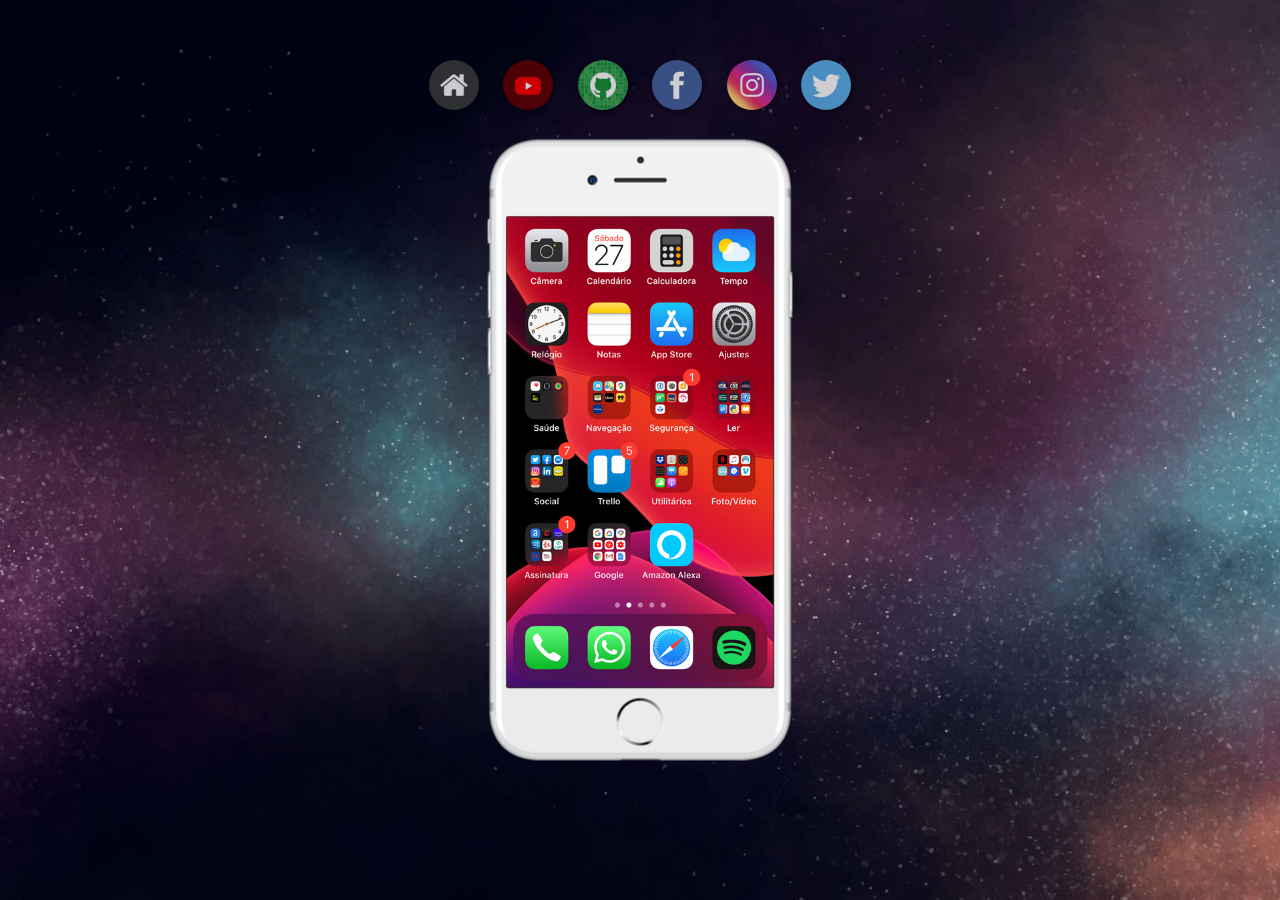
<file: index.html>
<!DOCTYPE html>
<html lang="pt-br">
<head>
    <meta charset="UTF-8">
    <meta name="viewport" content="width=device-width, initial-scale=1.0">
    <title>Projeto Redes Sociais</title>
    <link rel="stylesheet" href="estilos/style.css">
    <link rel="shortcut icon" href="favicon.ico" type="image/x-icon">
</head>
<body>
    <main>
        <section id="telefone">
            <iframe src="home.html" name="tela" id="tela" frameborder="0">
                Seu navegador não é compatível com isso.
            </iframe>
        </section>
        <section id="redes-sociais">
            <a href="home.html" target="tela"> <img src="imagens/logo-home.jpg" alt="Home"></a>

            <a href="youtube.html" target="tela"> <img src="imagens/logo-youtube.jpg" alt="Youtube"></a>

            <a href="github.html" target="tela"> <img src="imagens/logo-github.jpg" alt="Github"></a>

            <a href="facebook.html" target="tela"> <img src="imagens/logo-facebook.jpg" alt="Facebook"></a>

            <a href="instagram.html" target="tela"> <img src="imagens/logo-instagram.jpg" alt="Instagram"></a>

            <a href="twitter.html" target="tela"> <img src="imagens/logo-twitter.jpg" alt="Twitter"></a>
            
        </section>
    </main>
</body>
</html>
</file>
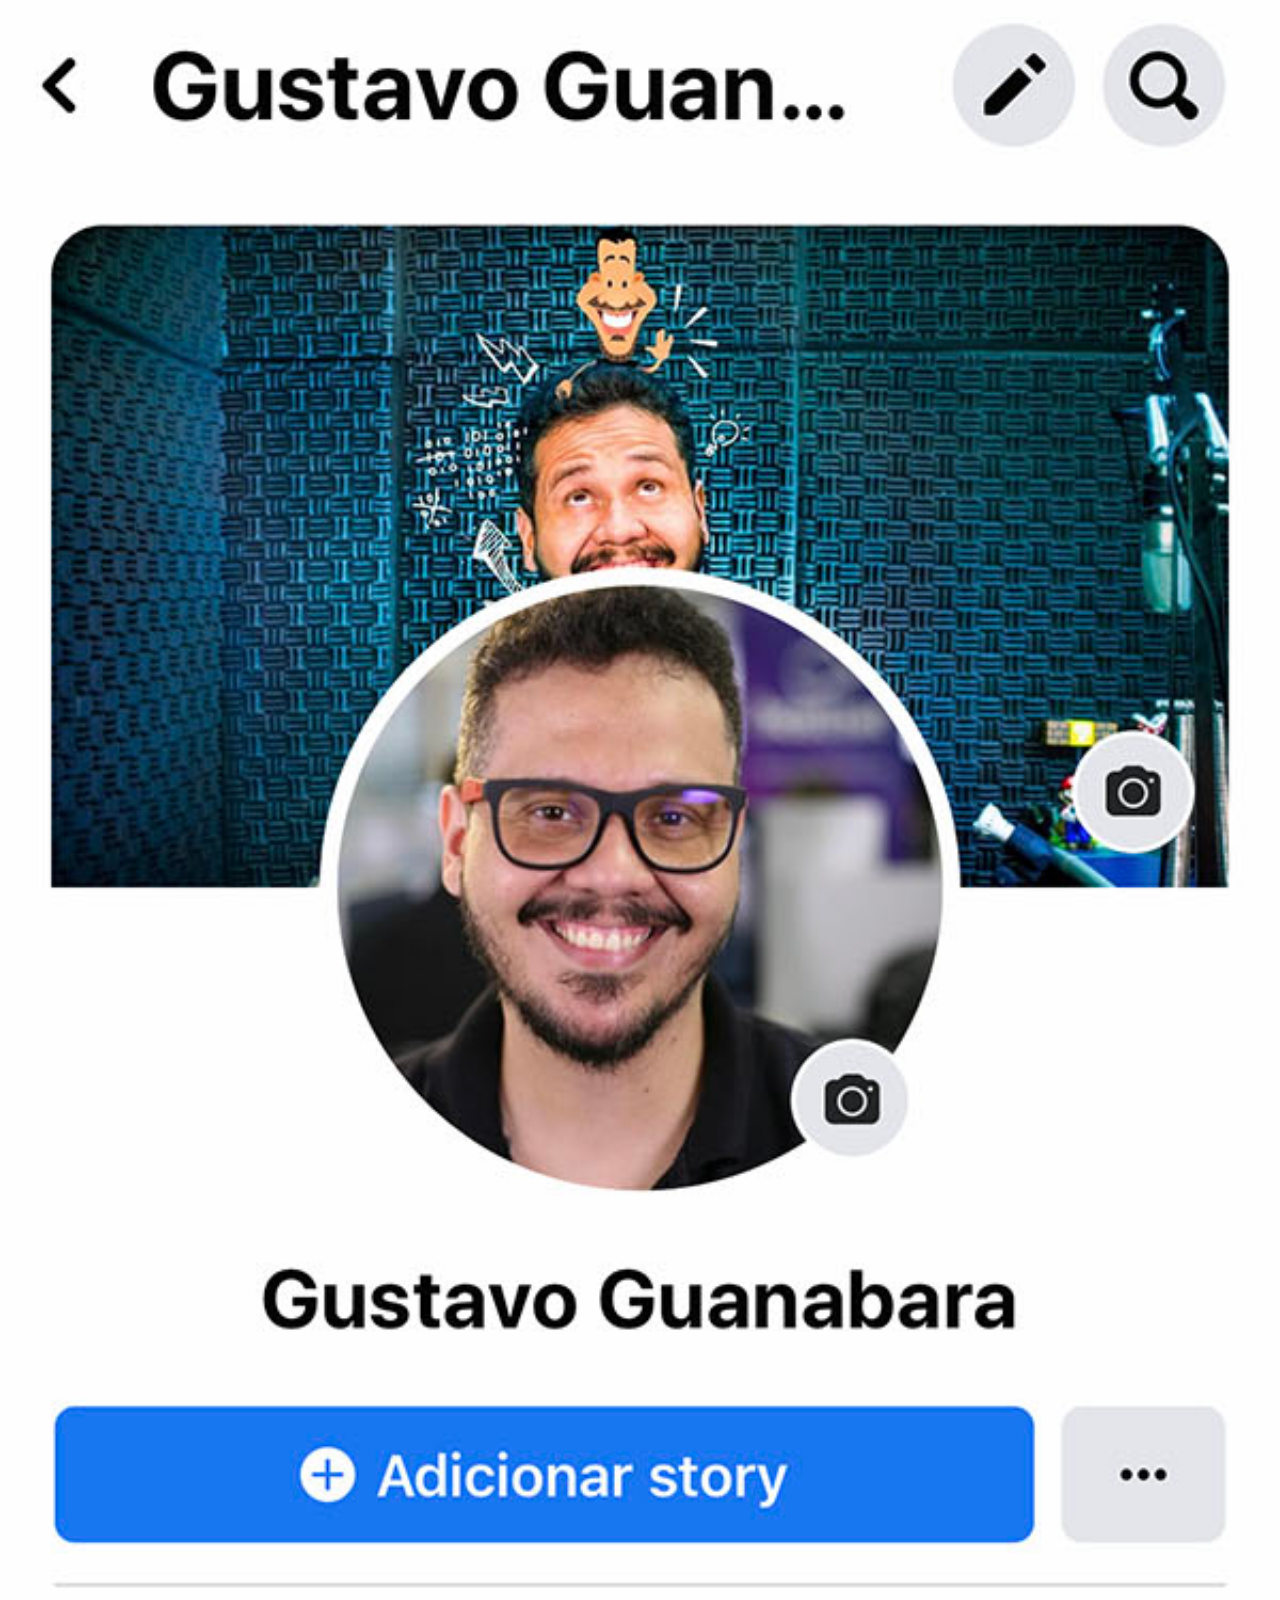
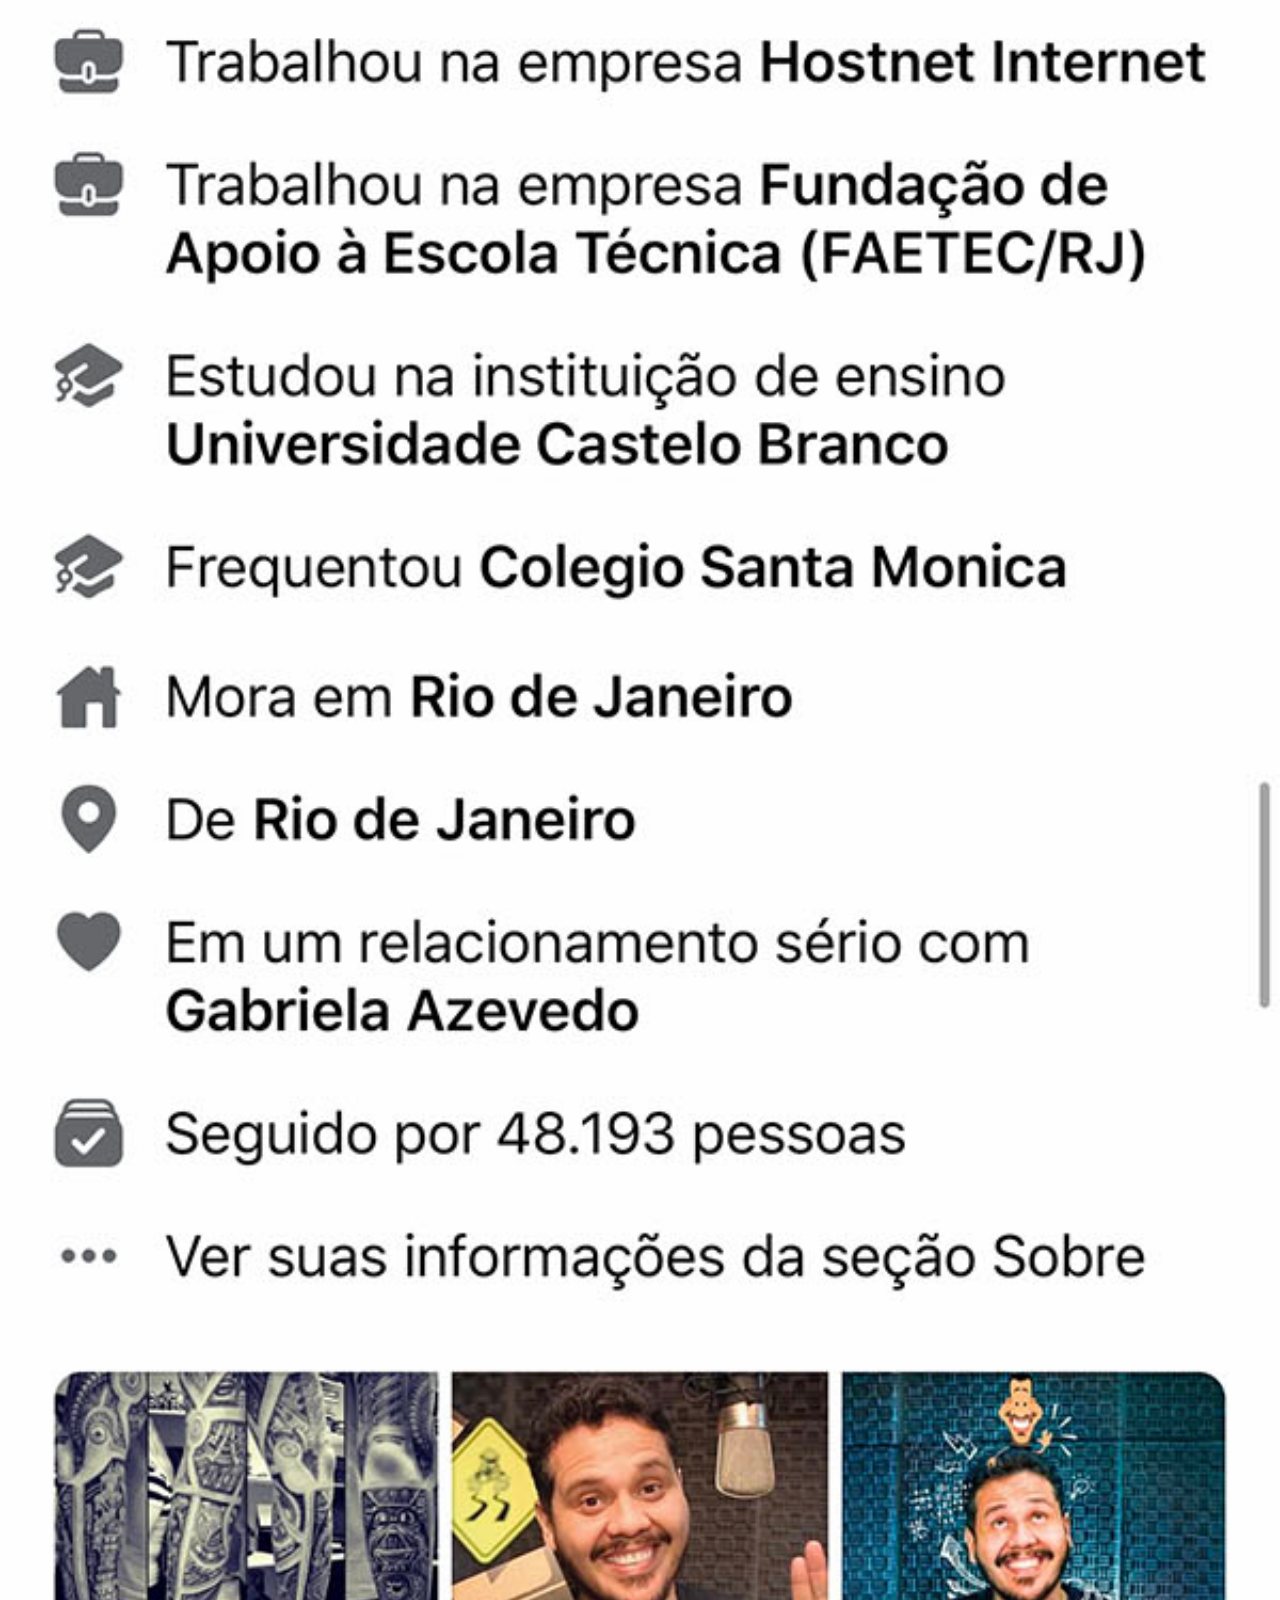
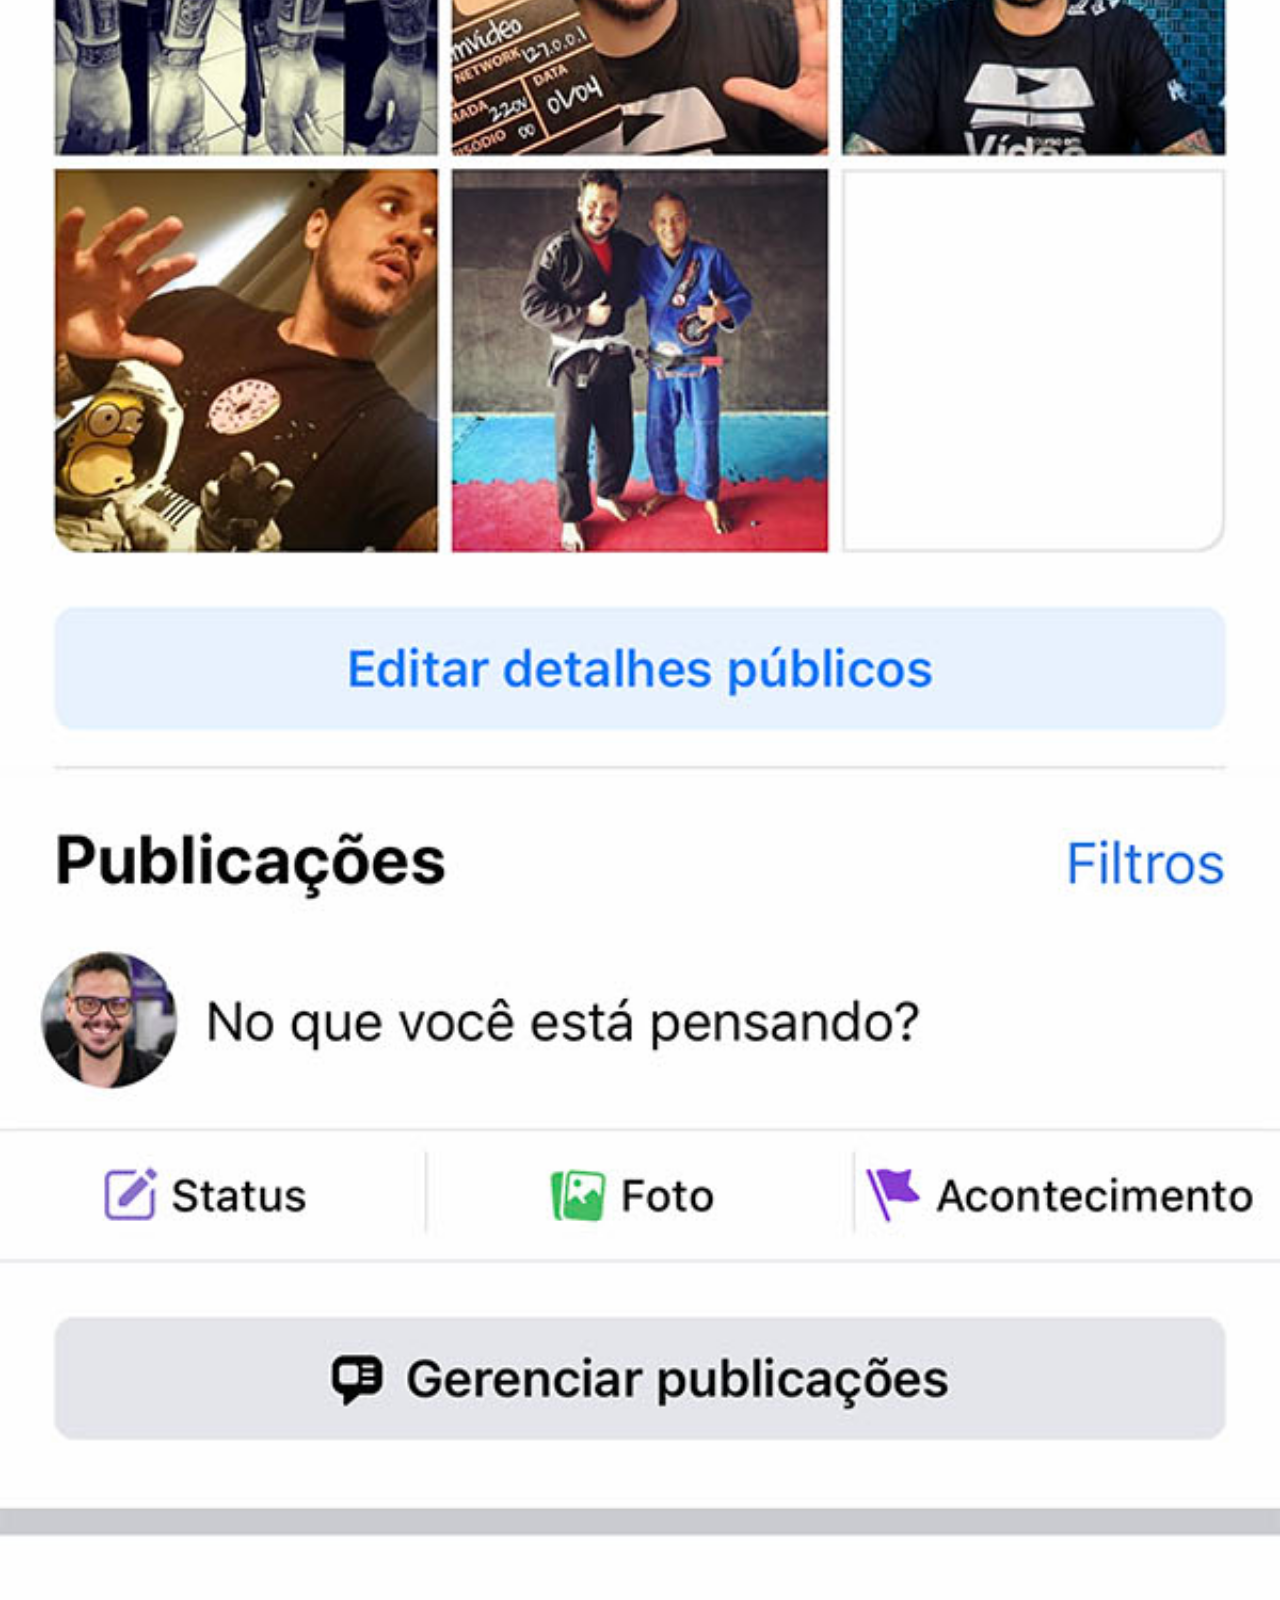
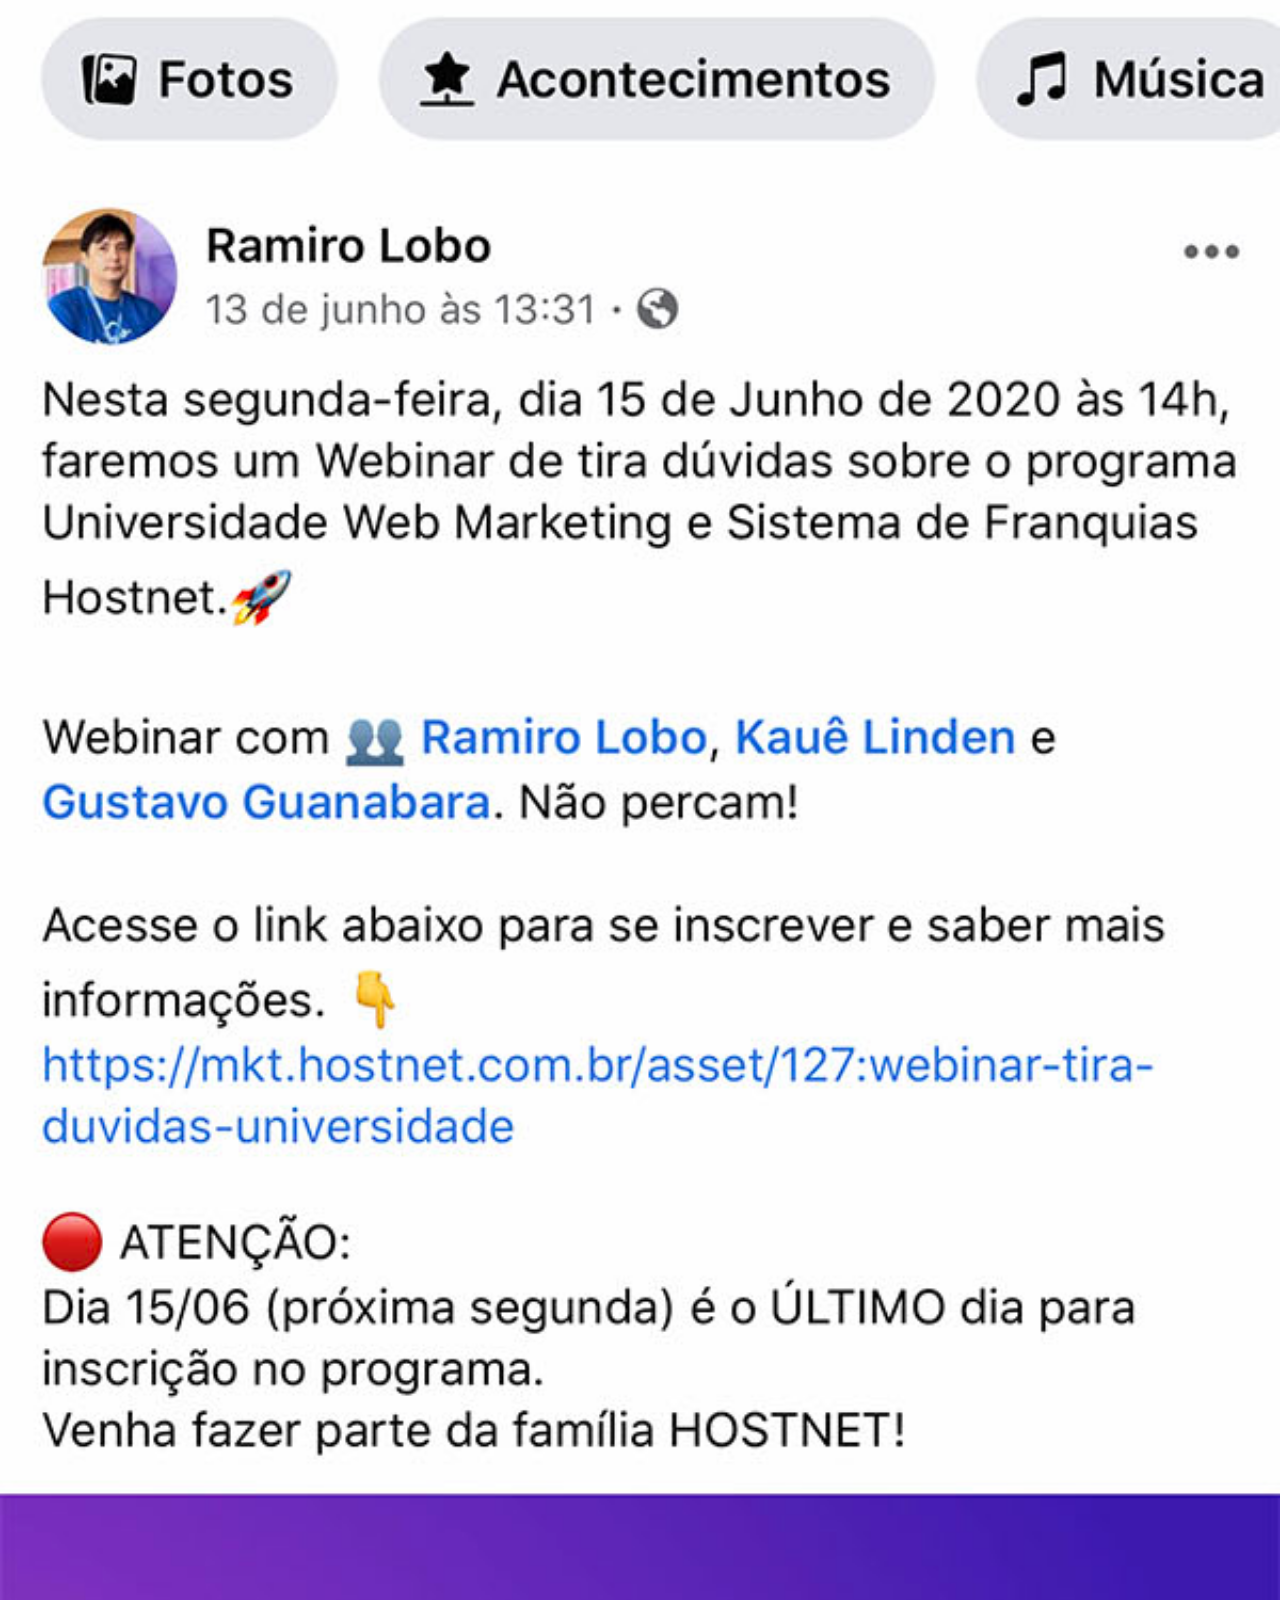
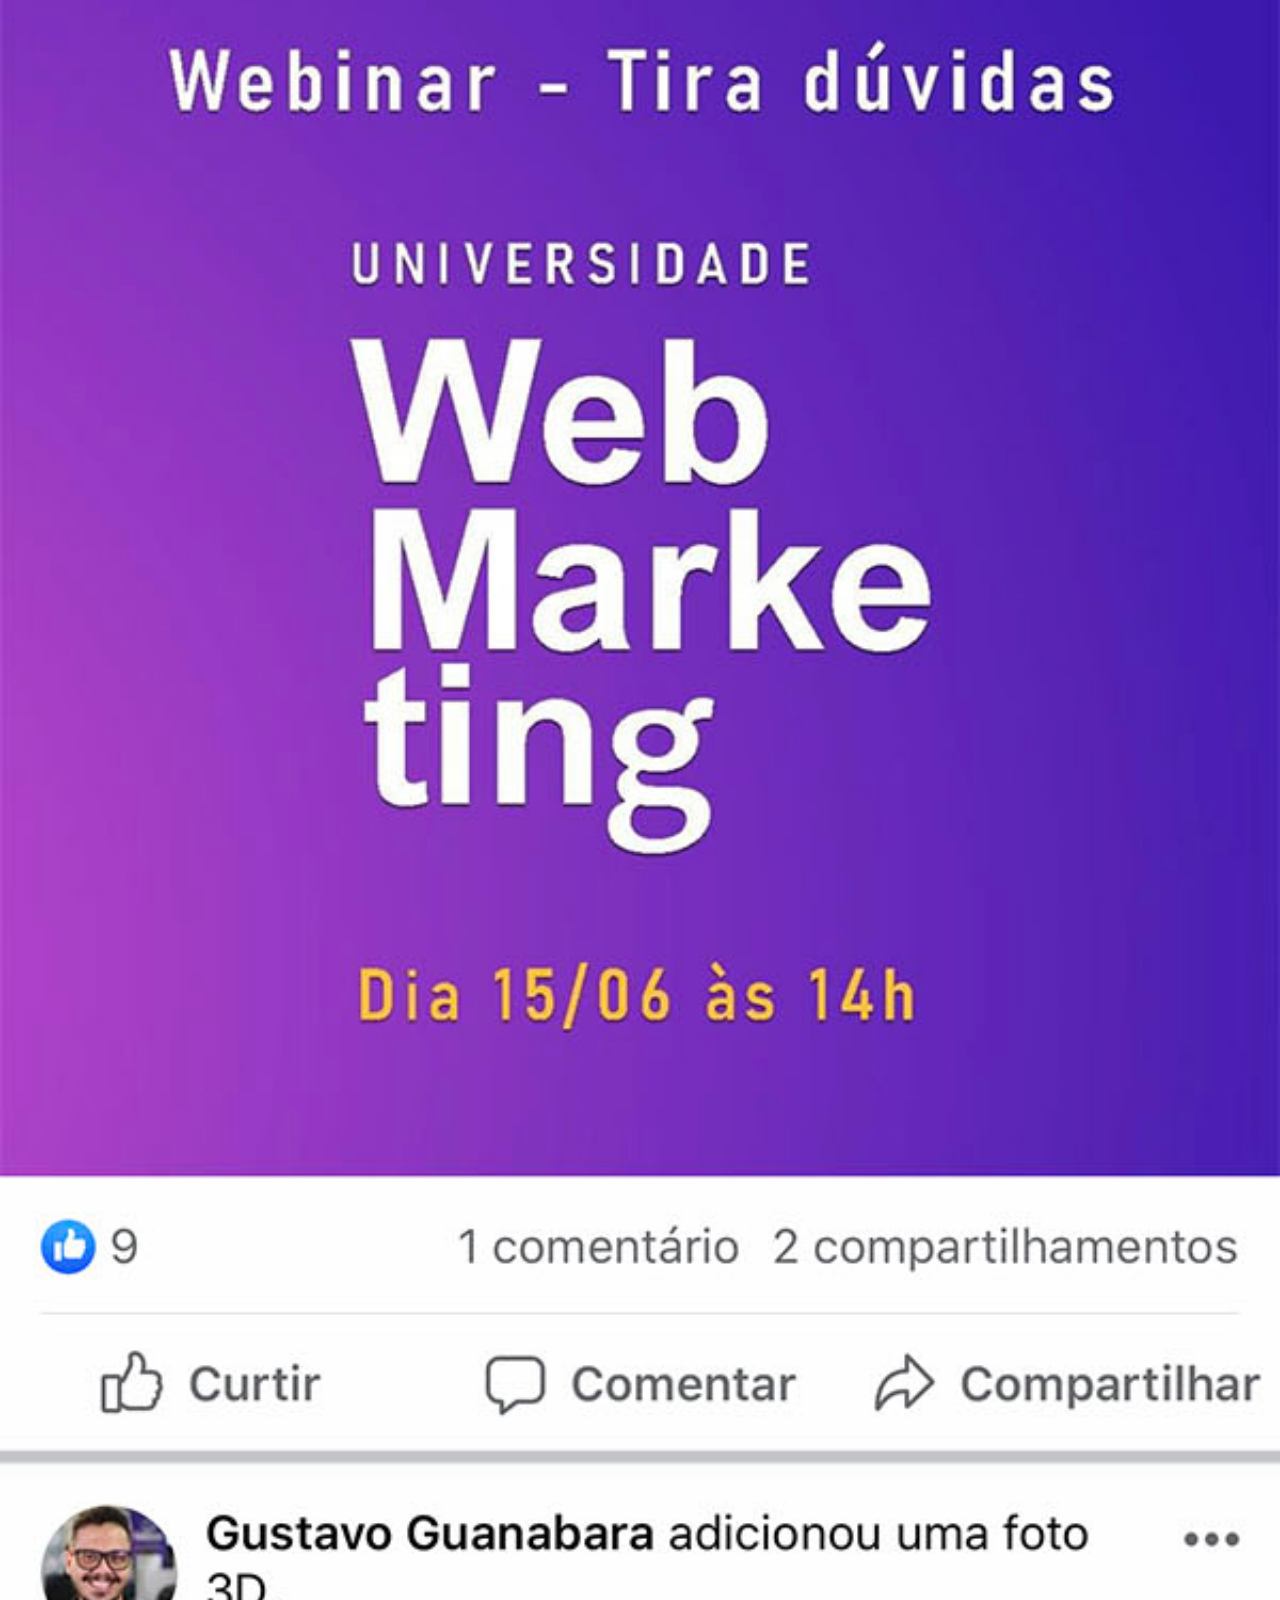
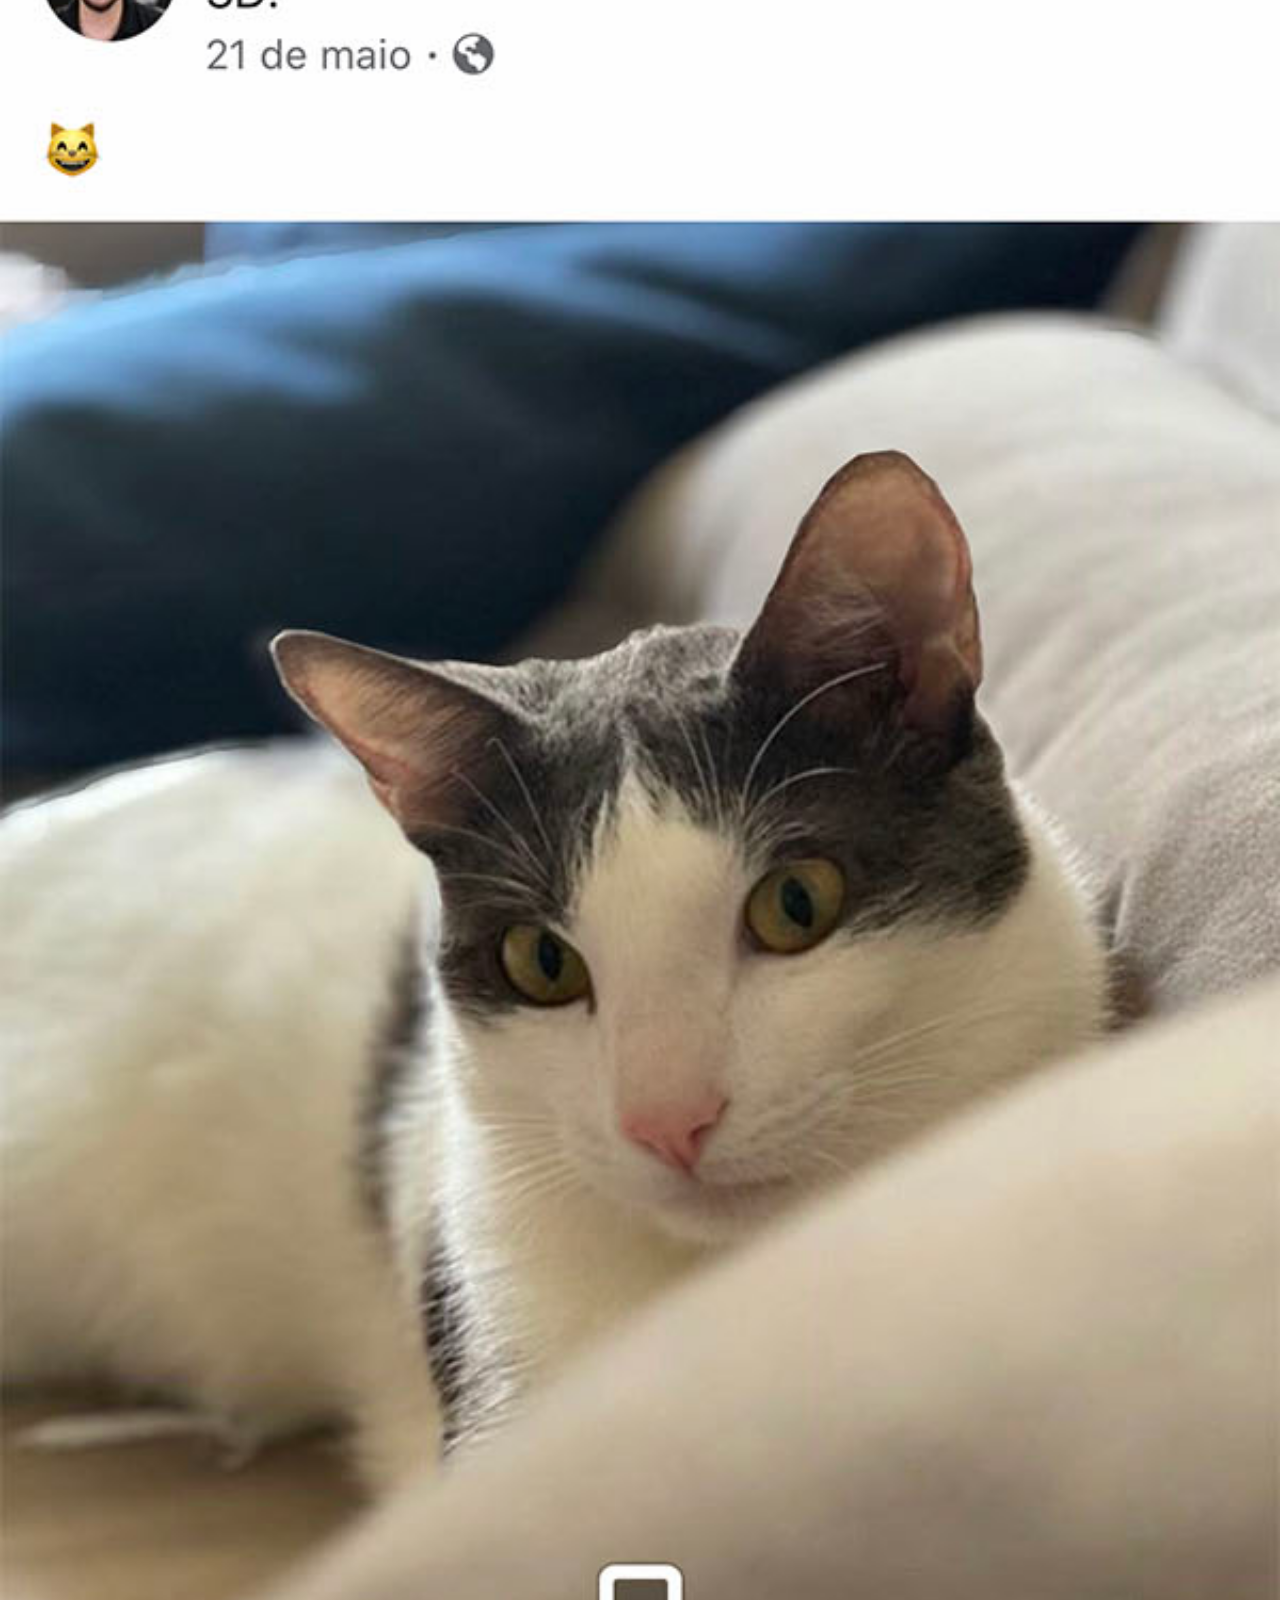
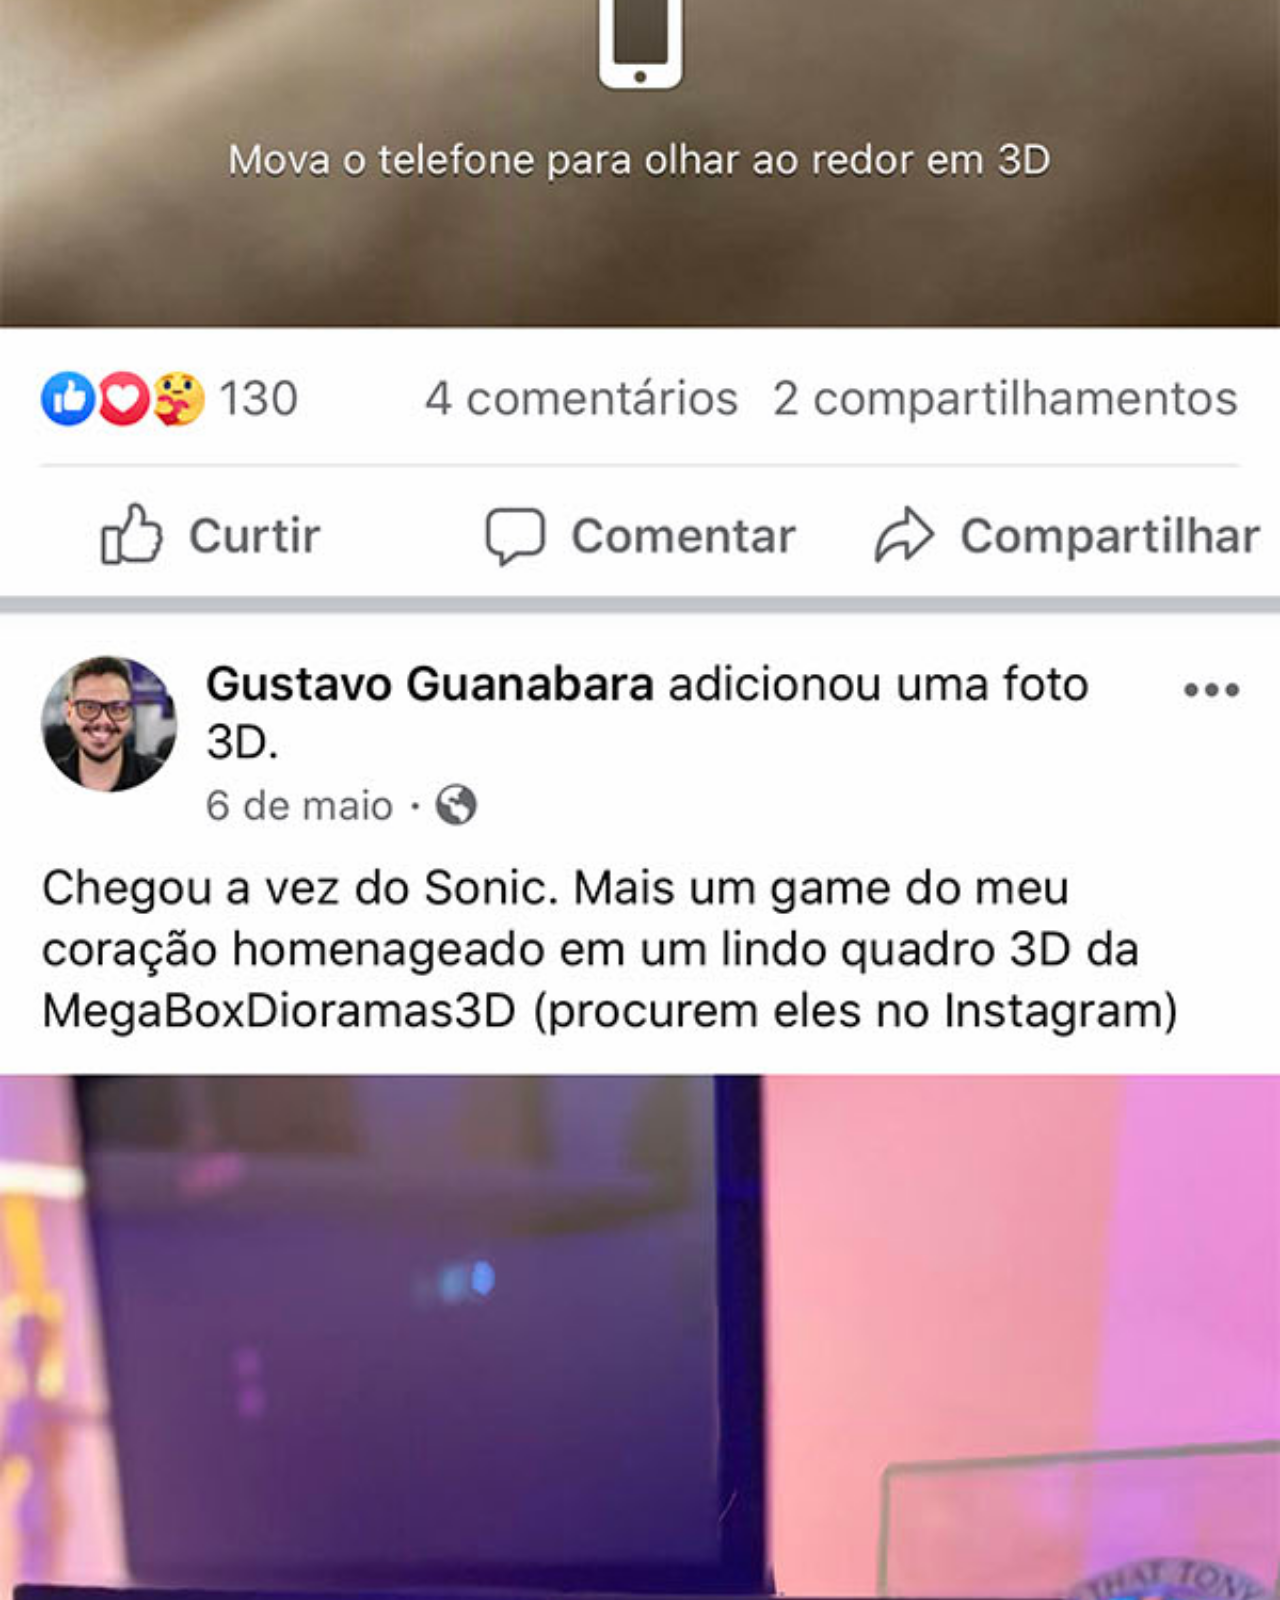
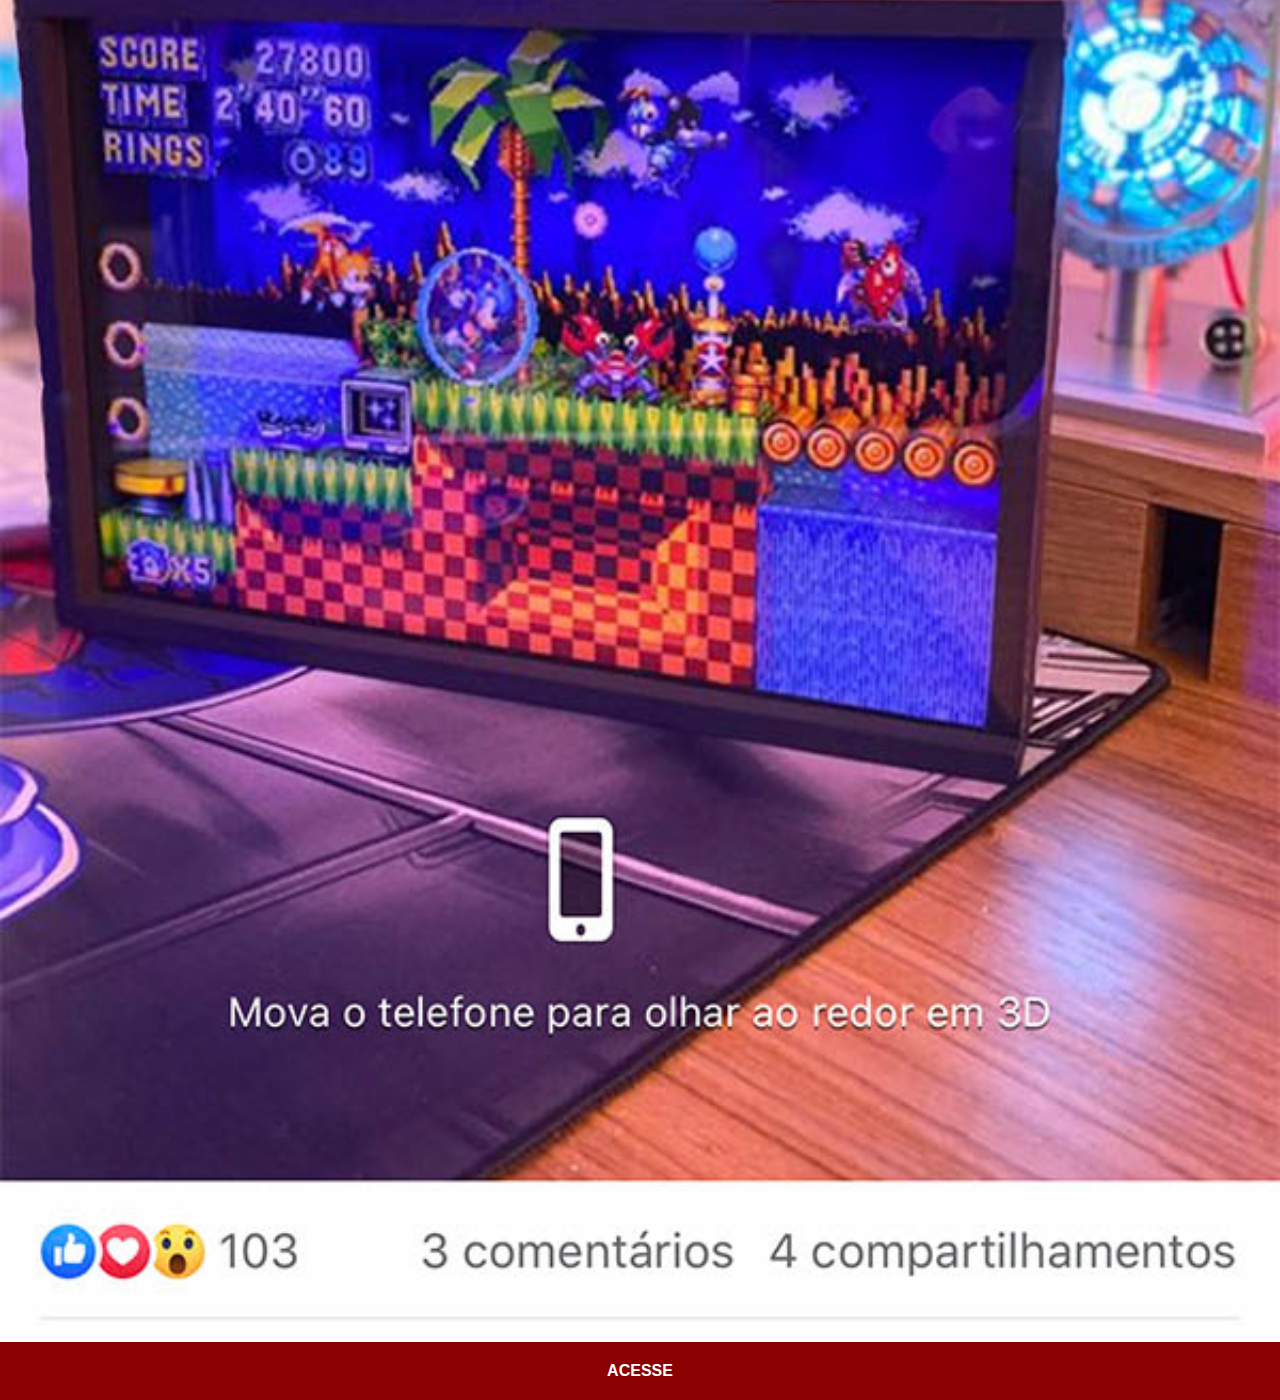
<file: facebook.html>
<!DOCTYPE html>
<html lang="pt-br">
<head>
    <meta charset="UTF-8">
    <meta name="viewport" content="width=device-width, initial-scale=1.0">
    <title>Facebook</title>
    <link rel="stylesheet" href="estilos/social.css">
</head>
<body>
    <img src="imagens/tela-facebook.jpg" alt="Facebook">
    <a href="#" target="_blank">ACESSE</a>
</body>
</html>
</file>
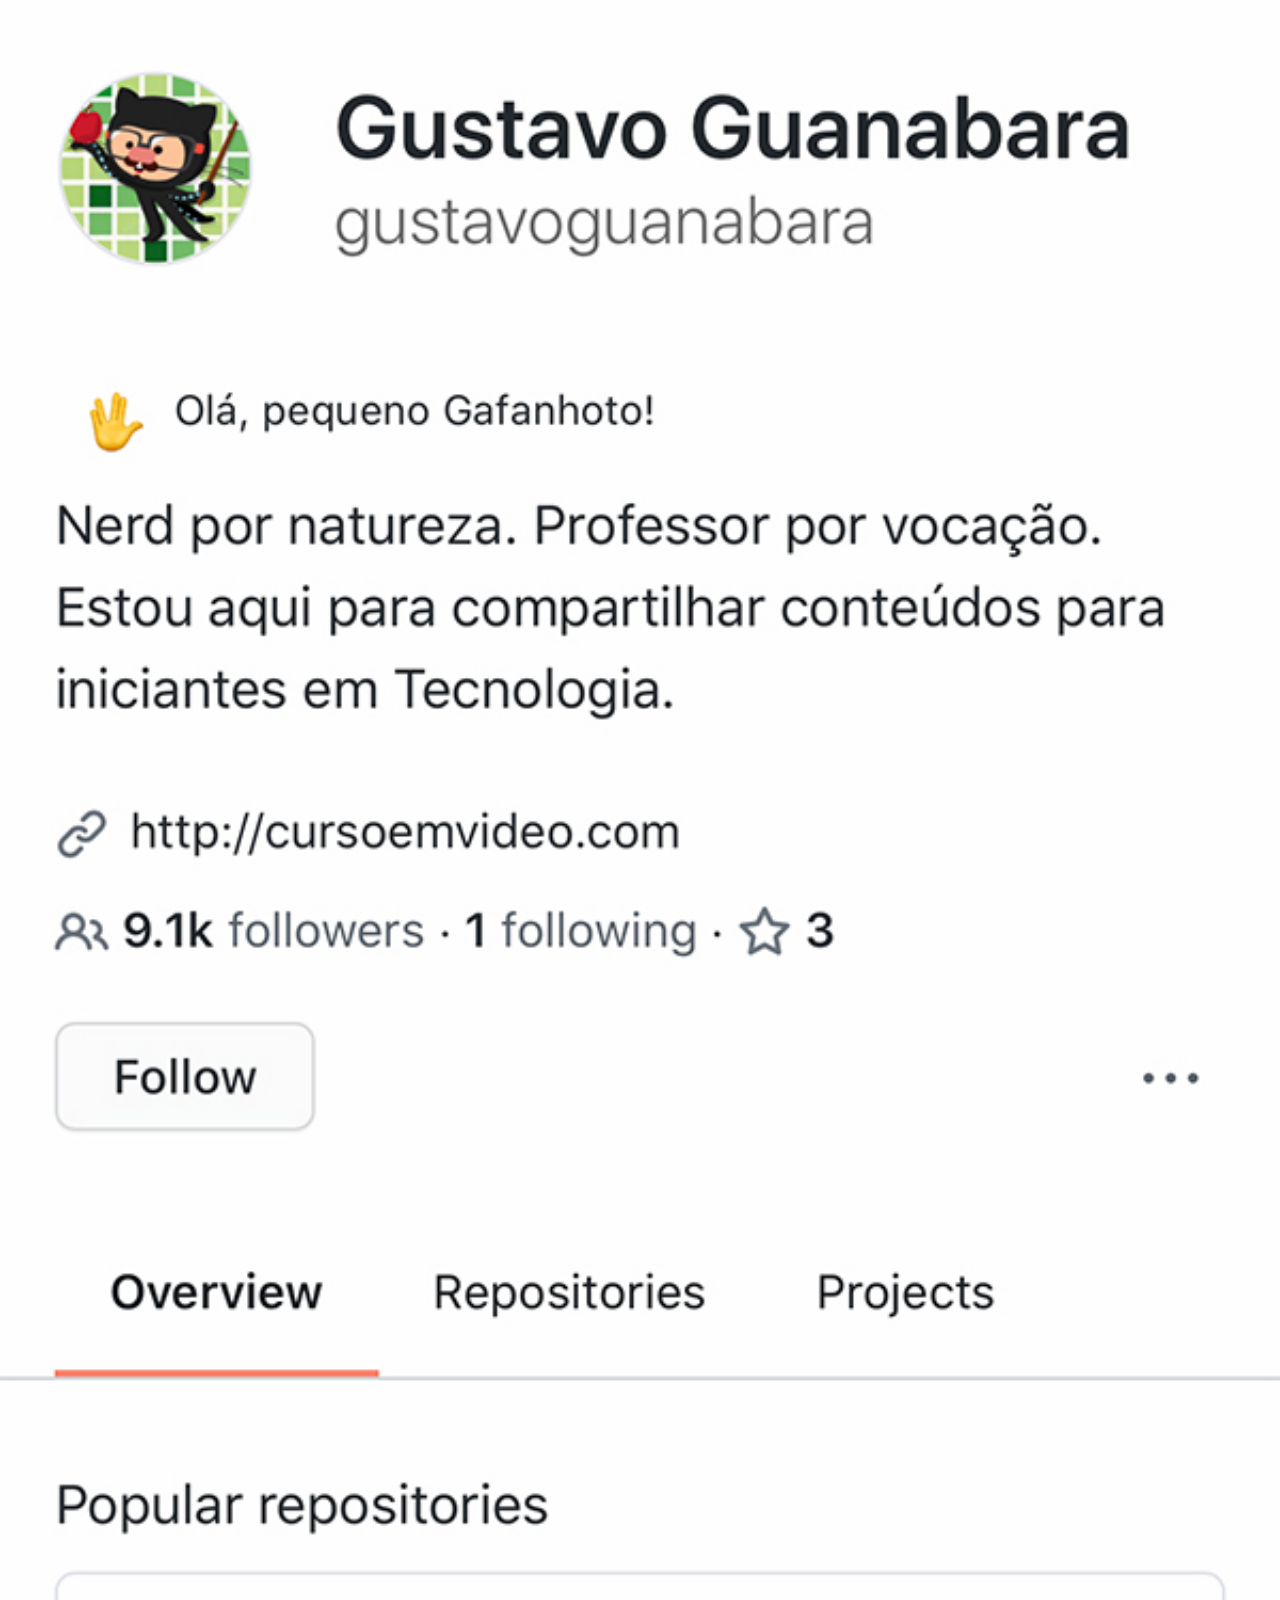
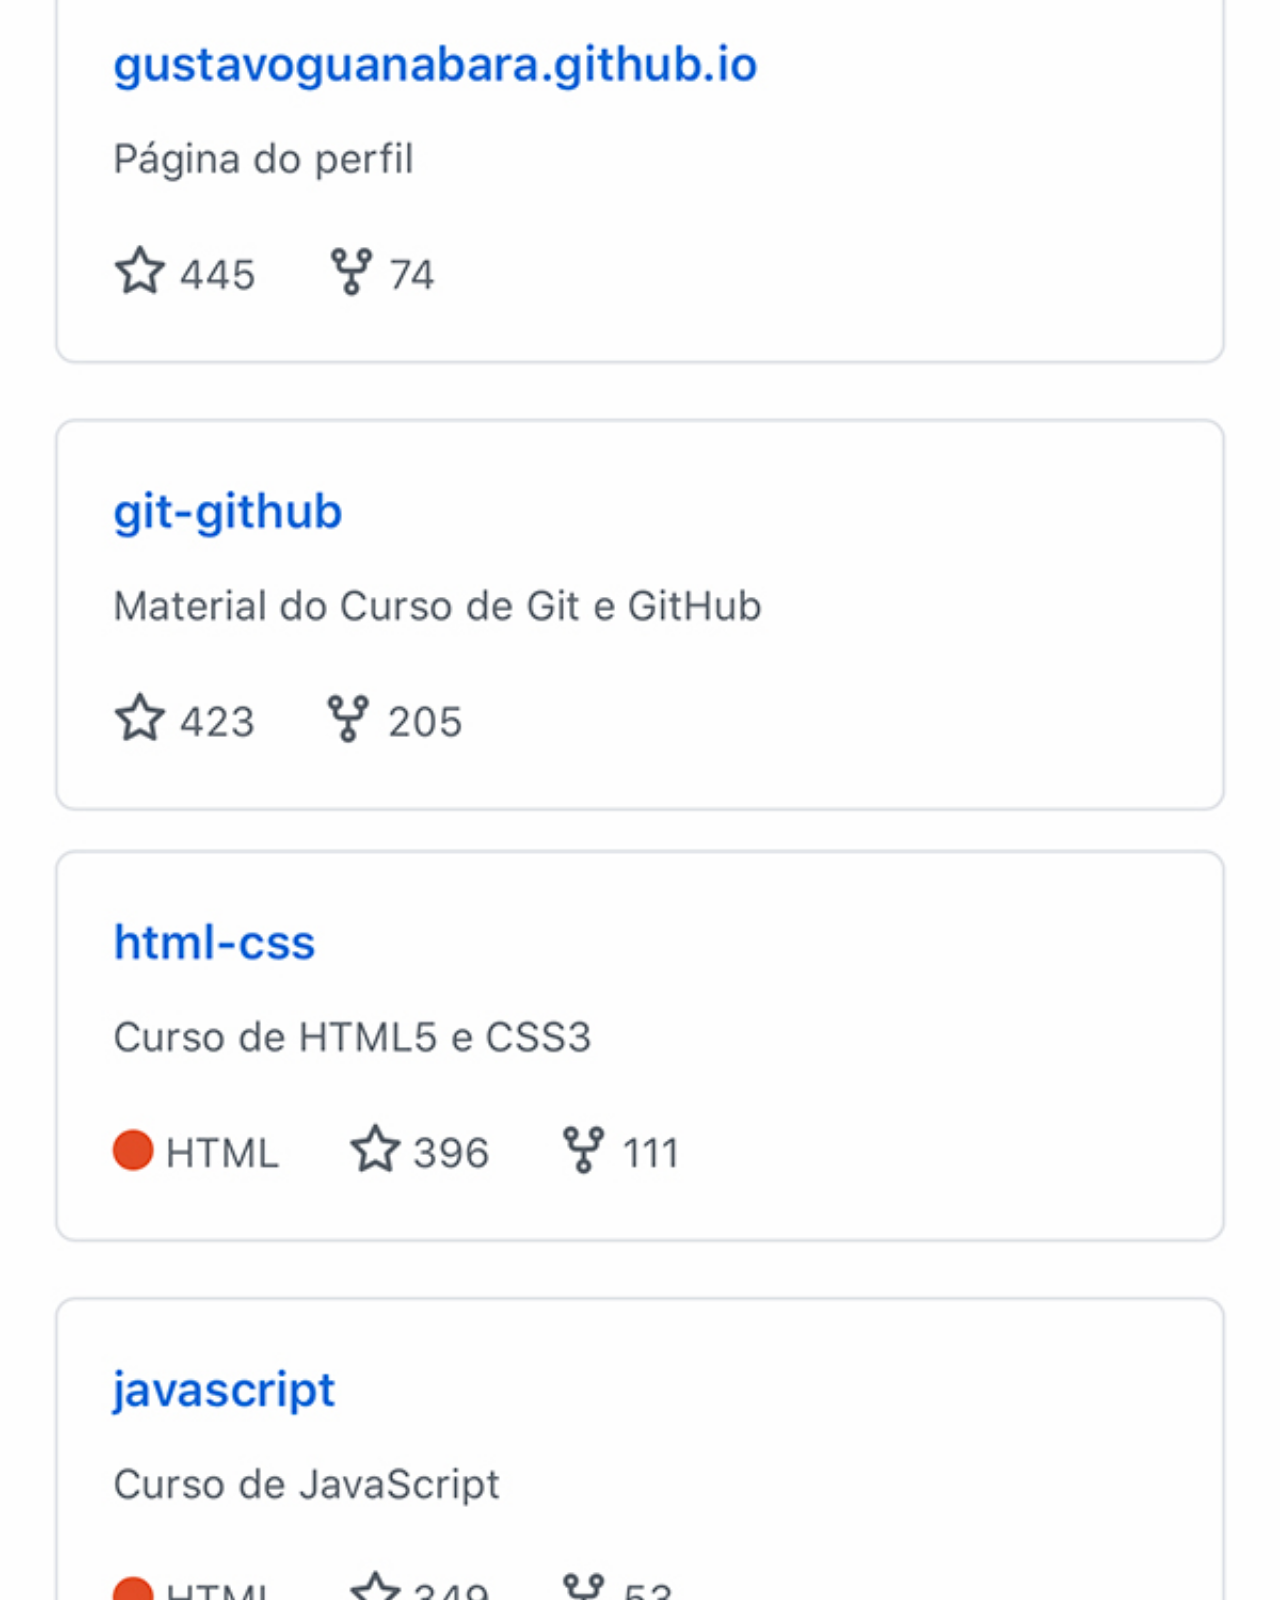
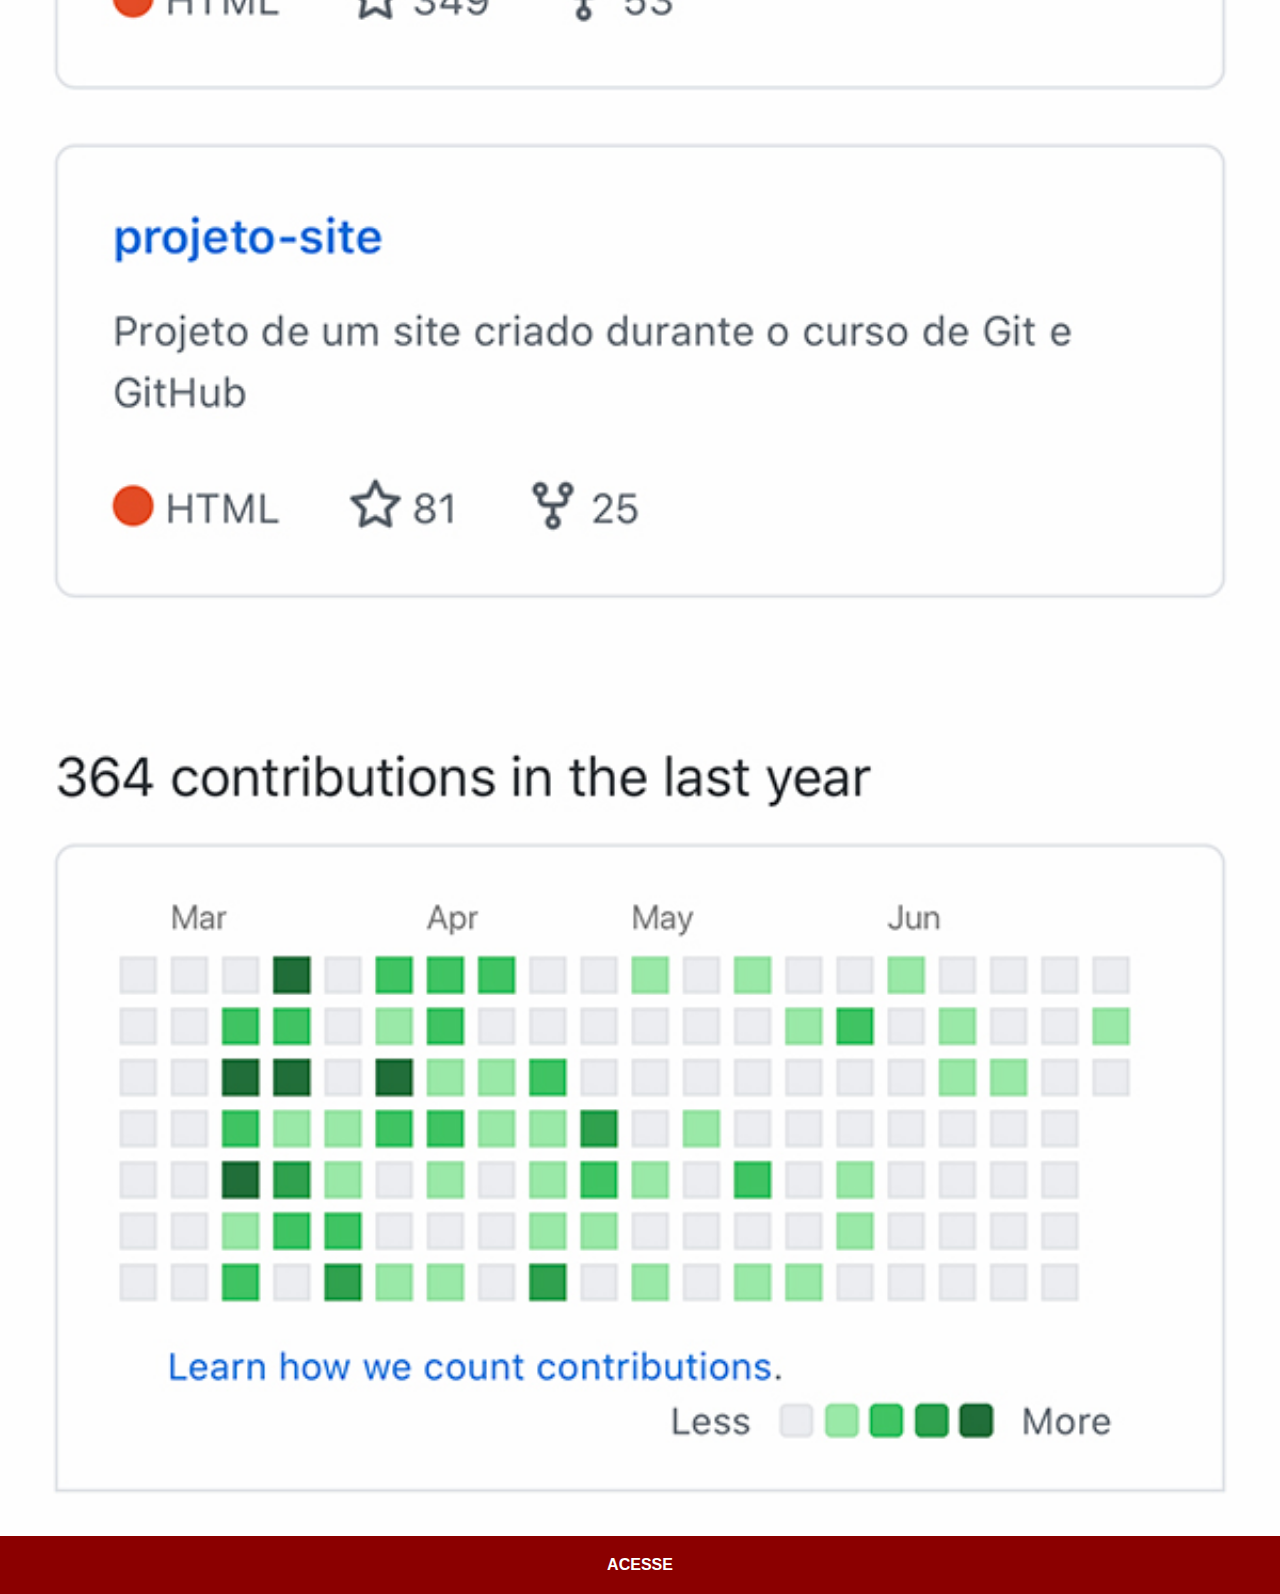
<file: github.html>
<!DOCTYPE html>
<html lang="pt-br">
<head>
    <meta charset="UTF-8">
    <meta name="viewport" content="width=device-width, initial-scale=1.0">
    <title>Github</title>
    <link rel="stylesheet" href="estilos/social.css">
</head>
<body>
    <img src="imagens/tela-github.jpg" alt="Github">
    <a href="https://github.com/gustavoguanabara" target="_blank">ACESSE</a>
</body>
</html>
</file>
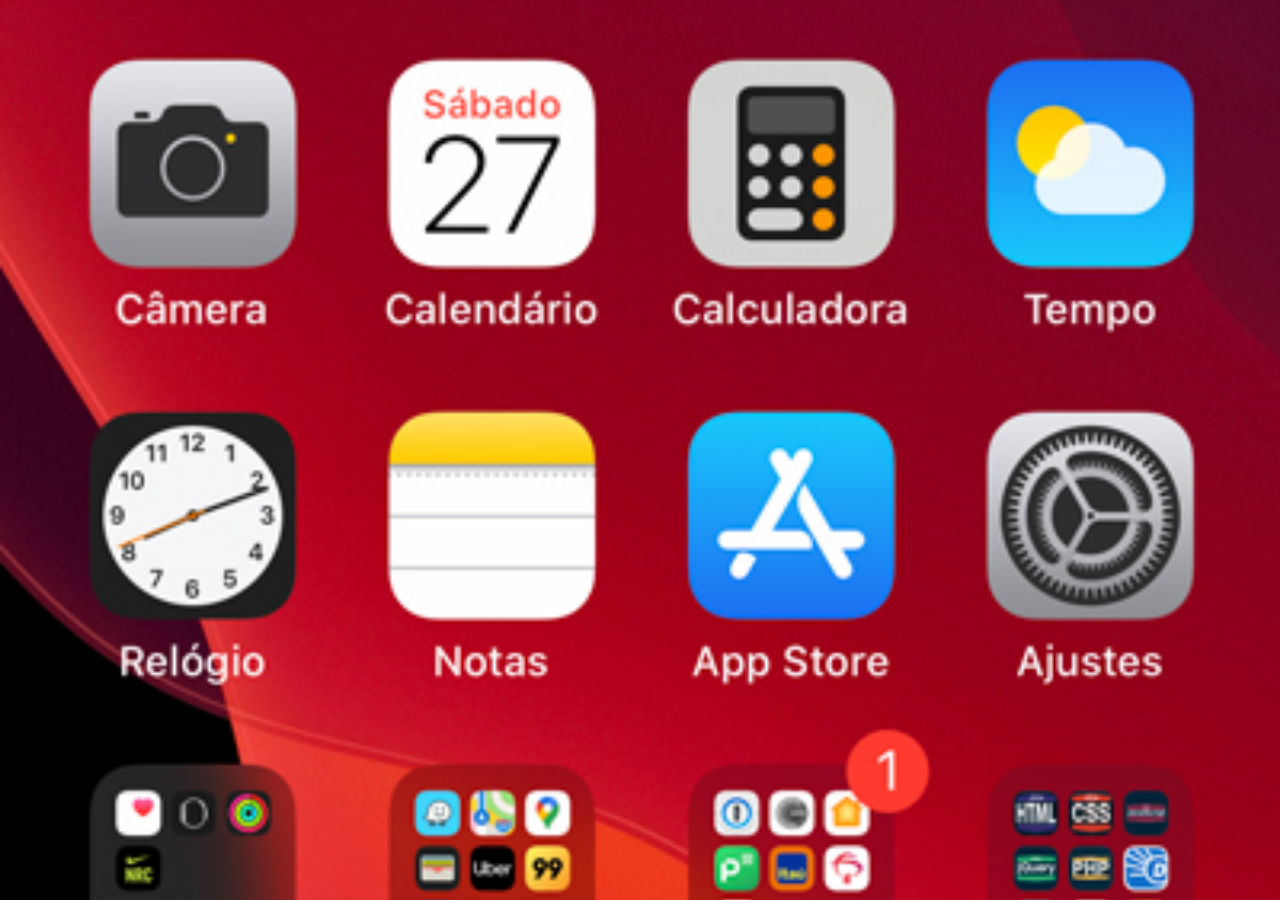
<file: home.html>
<!DOCTYPE html>
<html lang="pt-br">
<head>
    <meta charset="UTF-8">
    <meta name="viewport" content="width=device-width, initial-scale=1.0">
    <title>Home</title>
</head>
<style>
        *{
            margin: 0px;
            padding: 0px;
        }
        body {
            width: 100vw;
            height: 100vh;
            background: black url('imagens/tela-home.jpg') no-repeat top center;
            background-size: cover;
        }
</style>
<body>
    
</body>
</html>
</file>
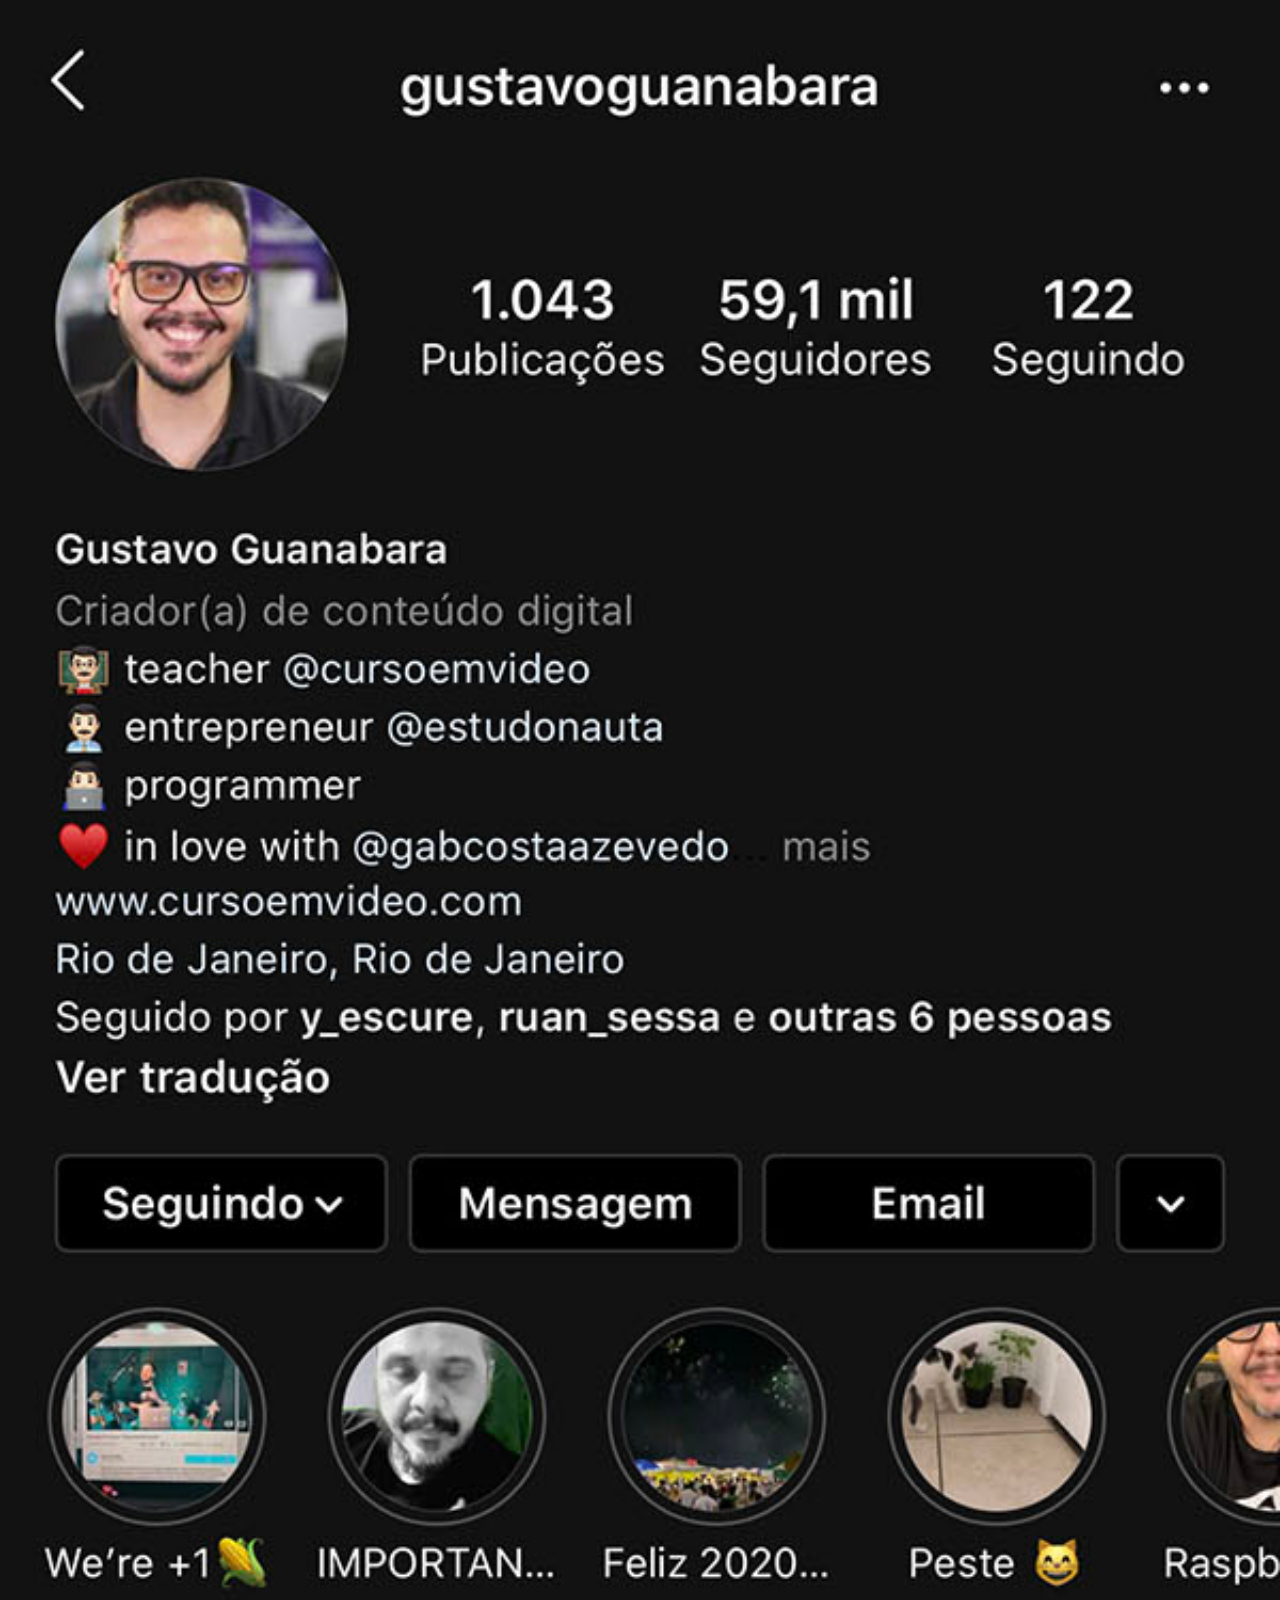
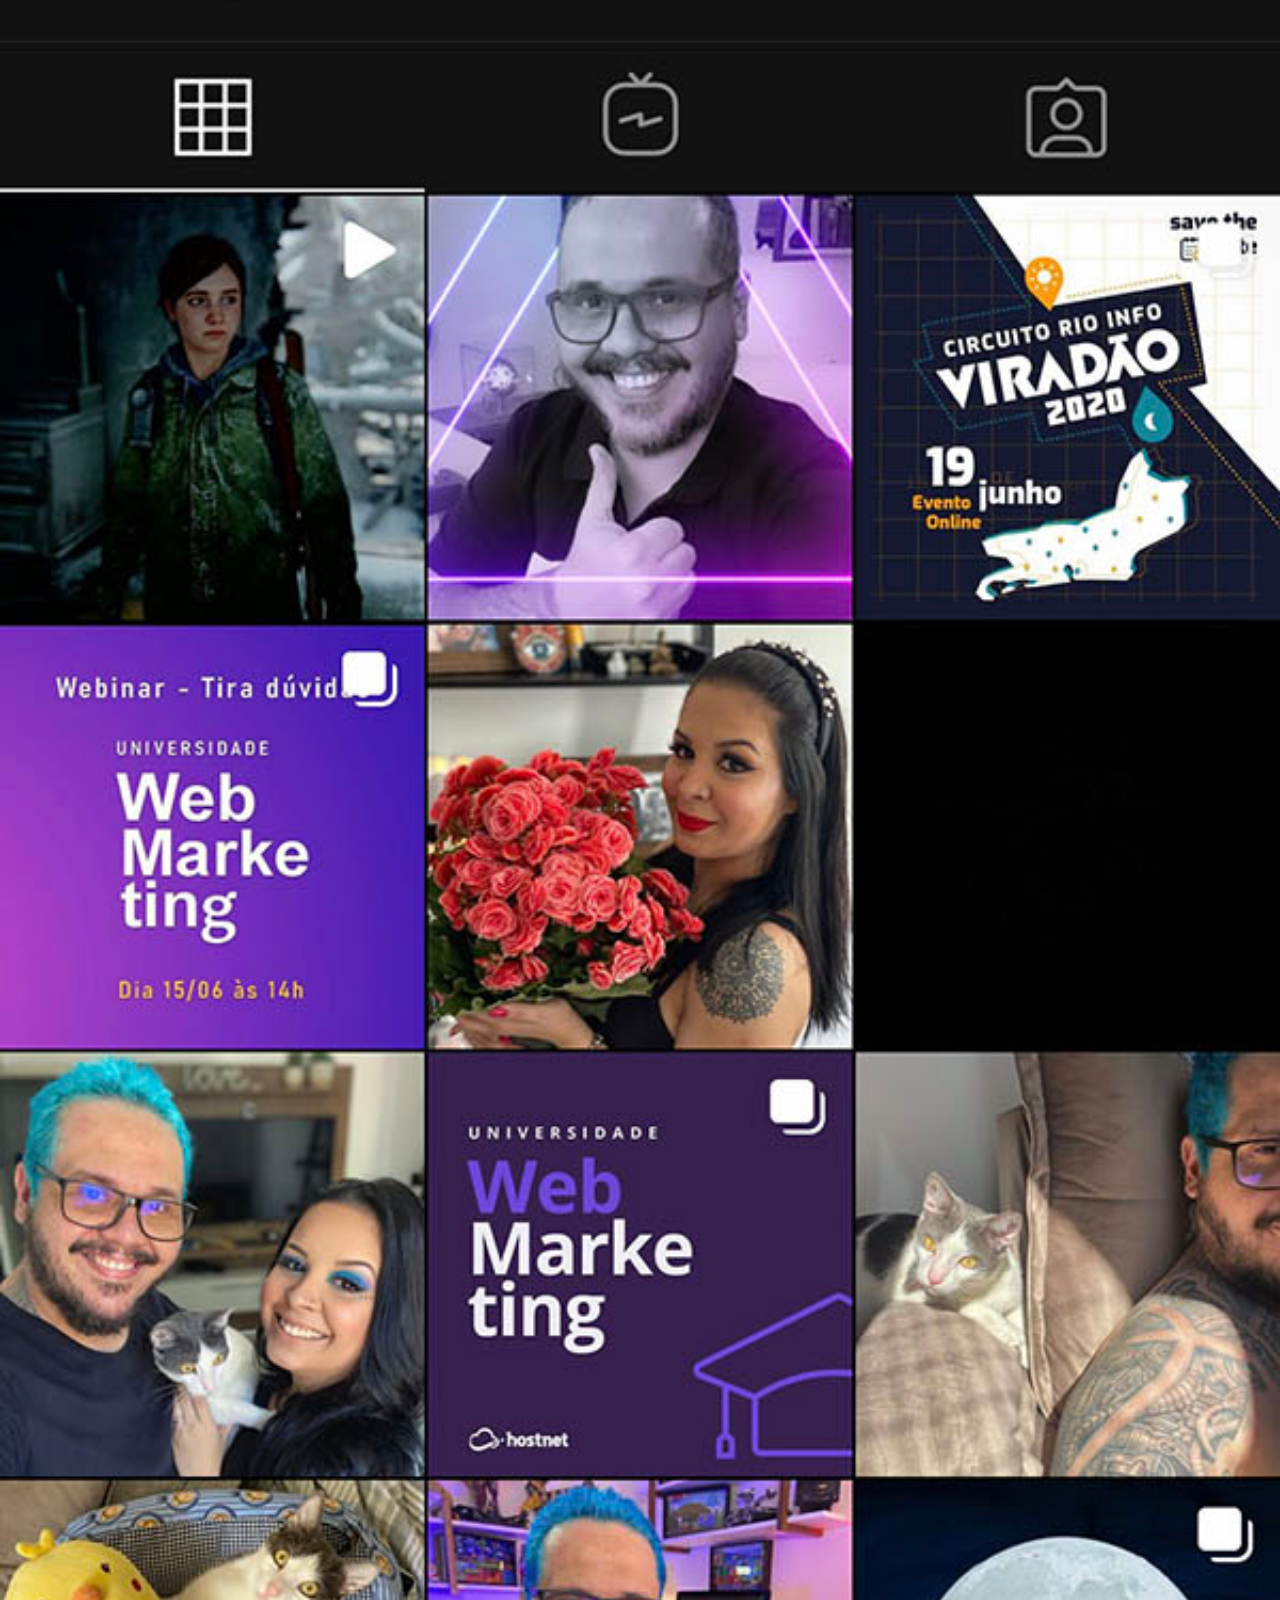
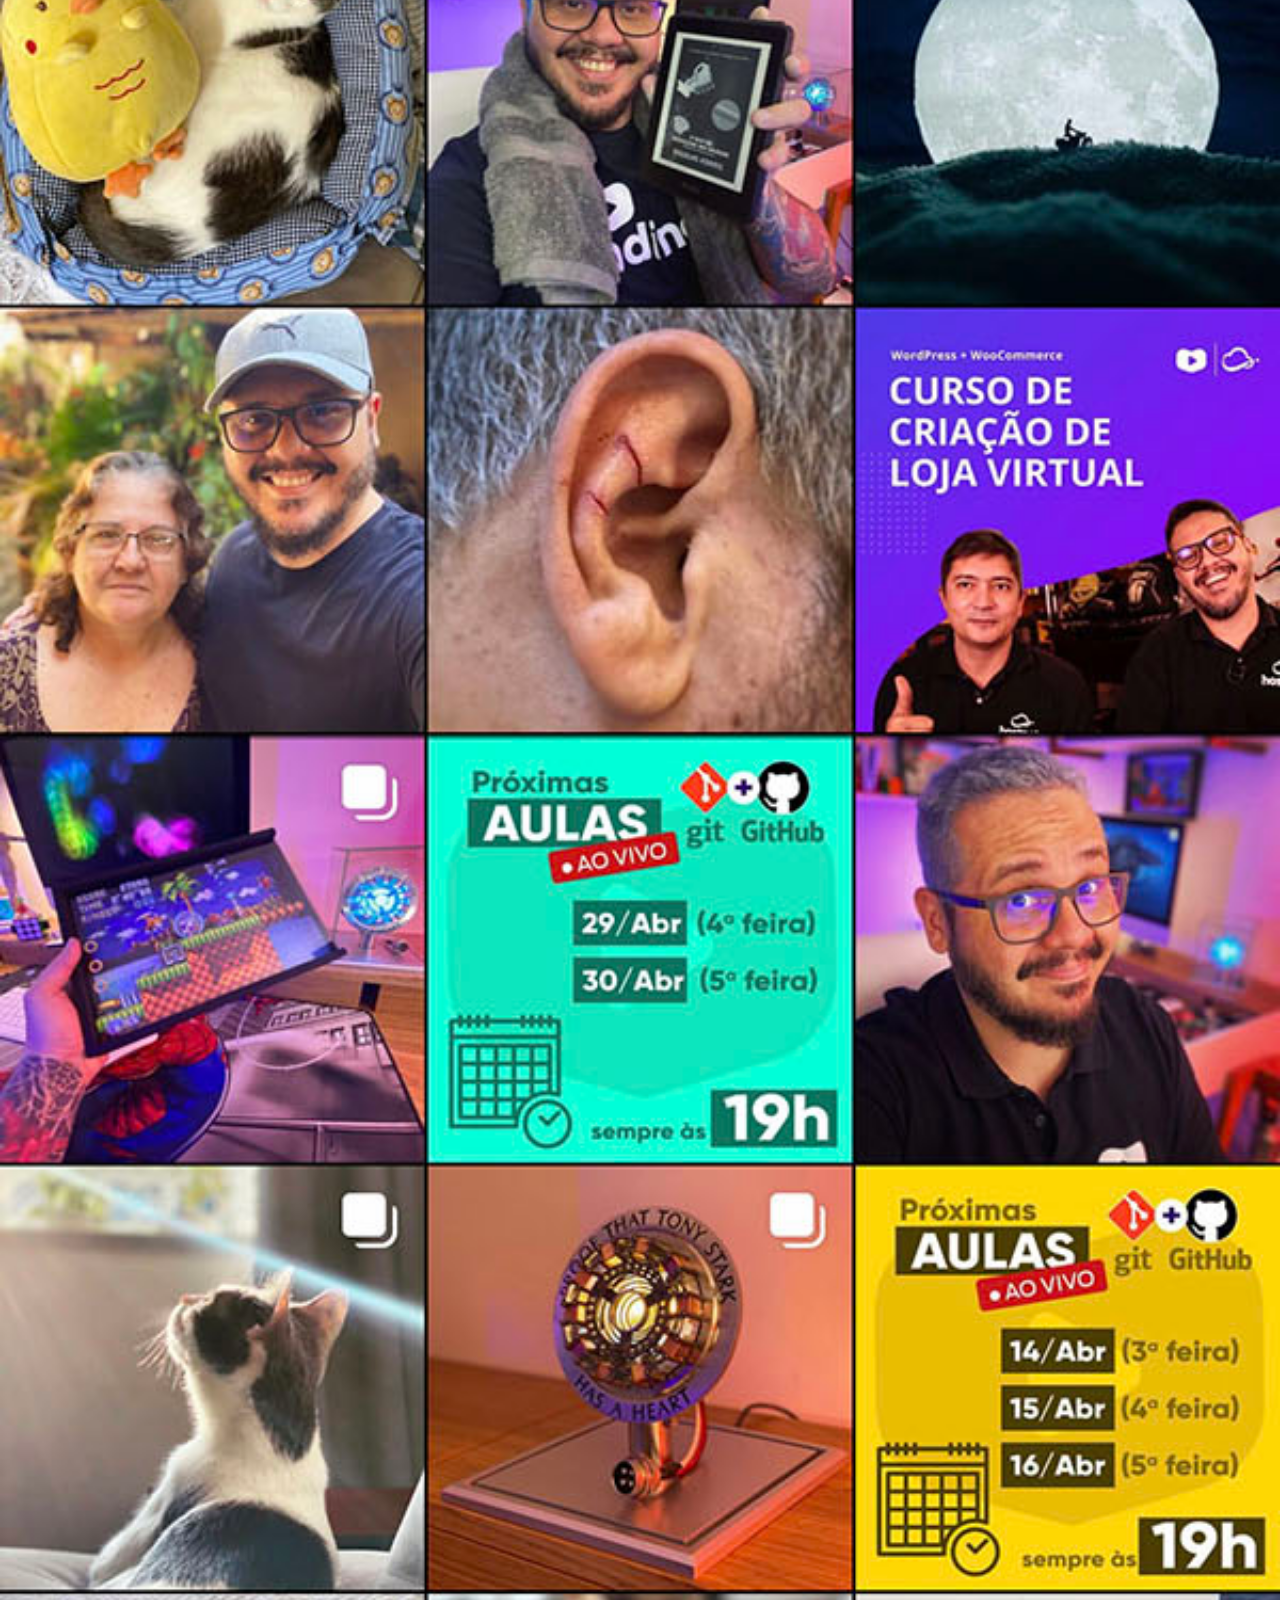
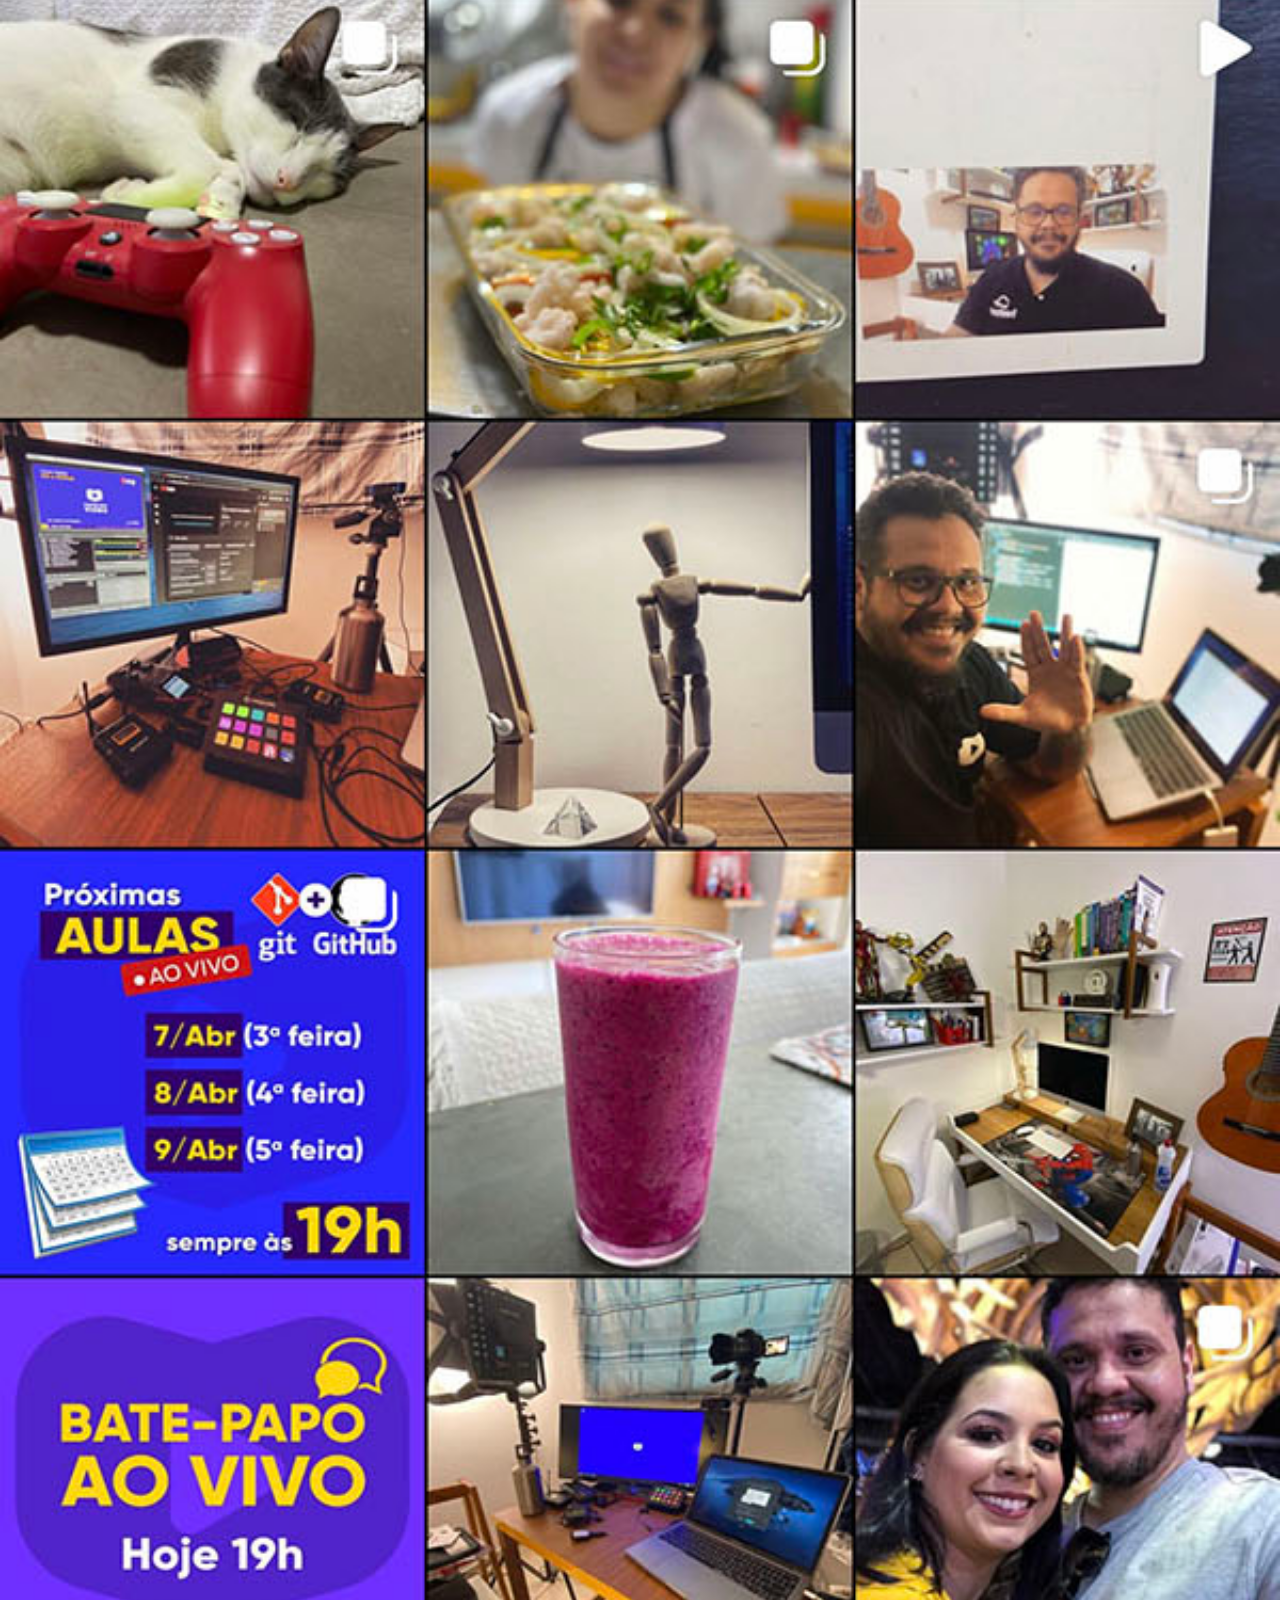
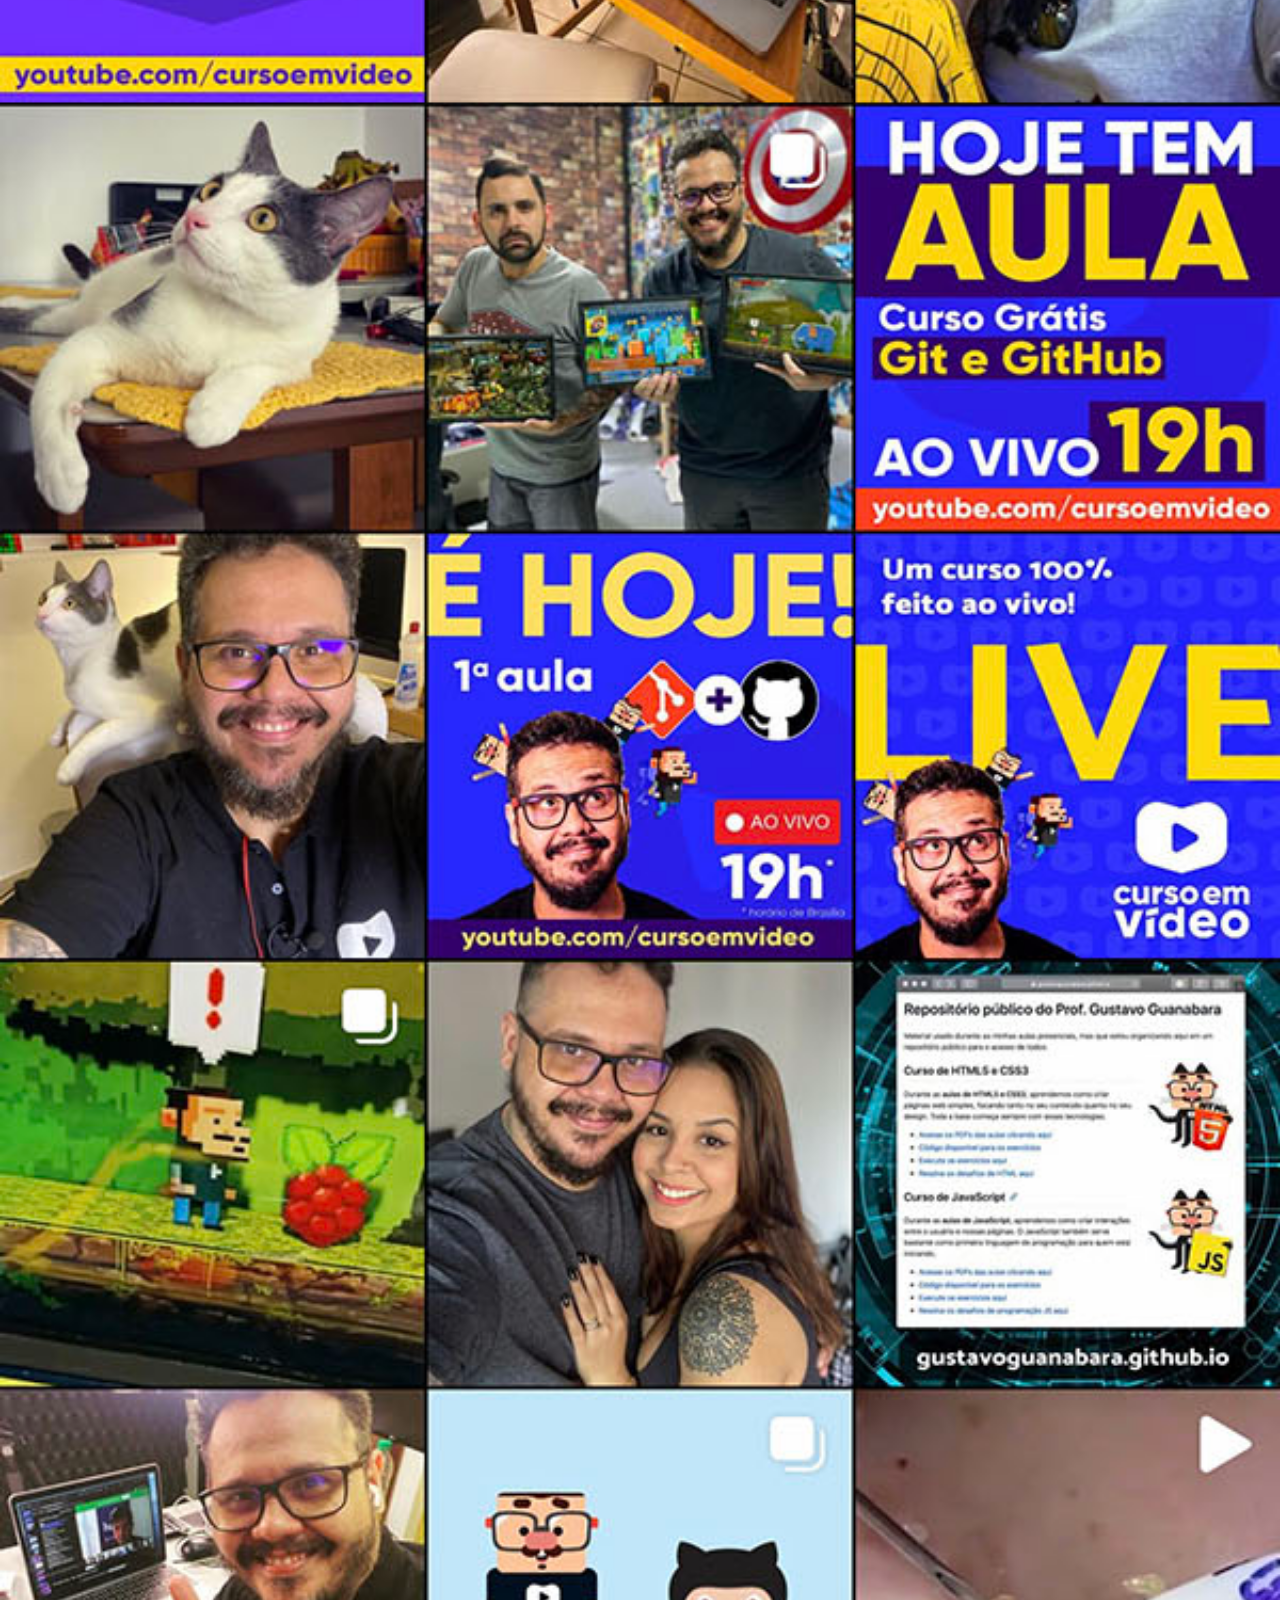
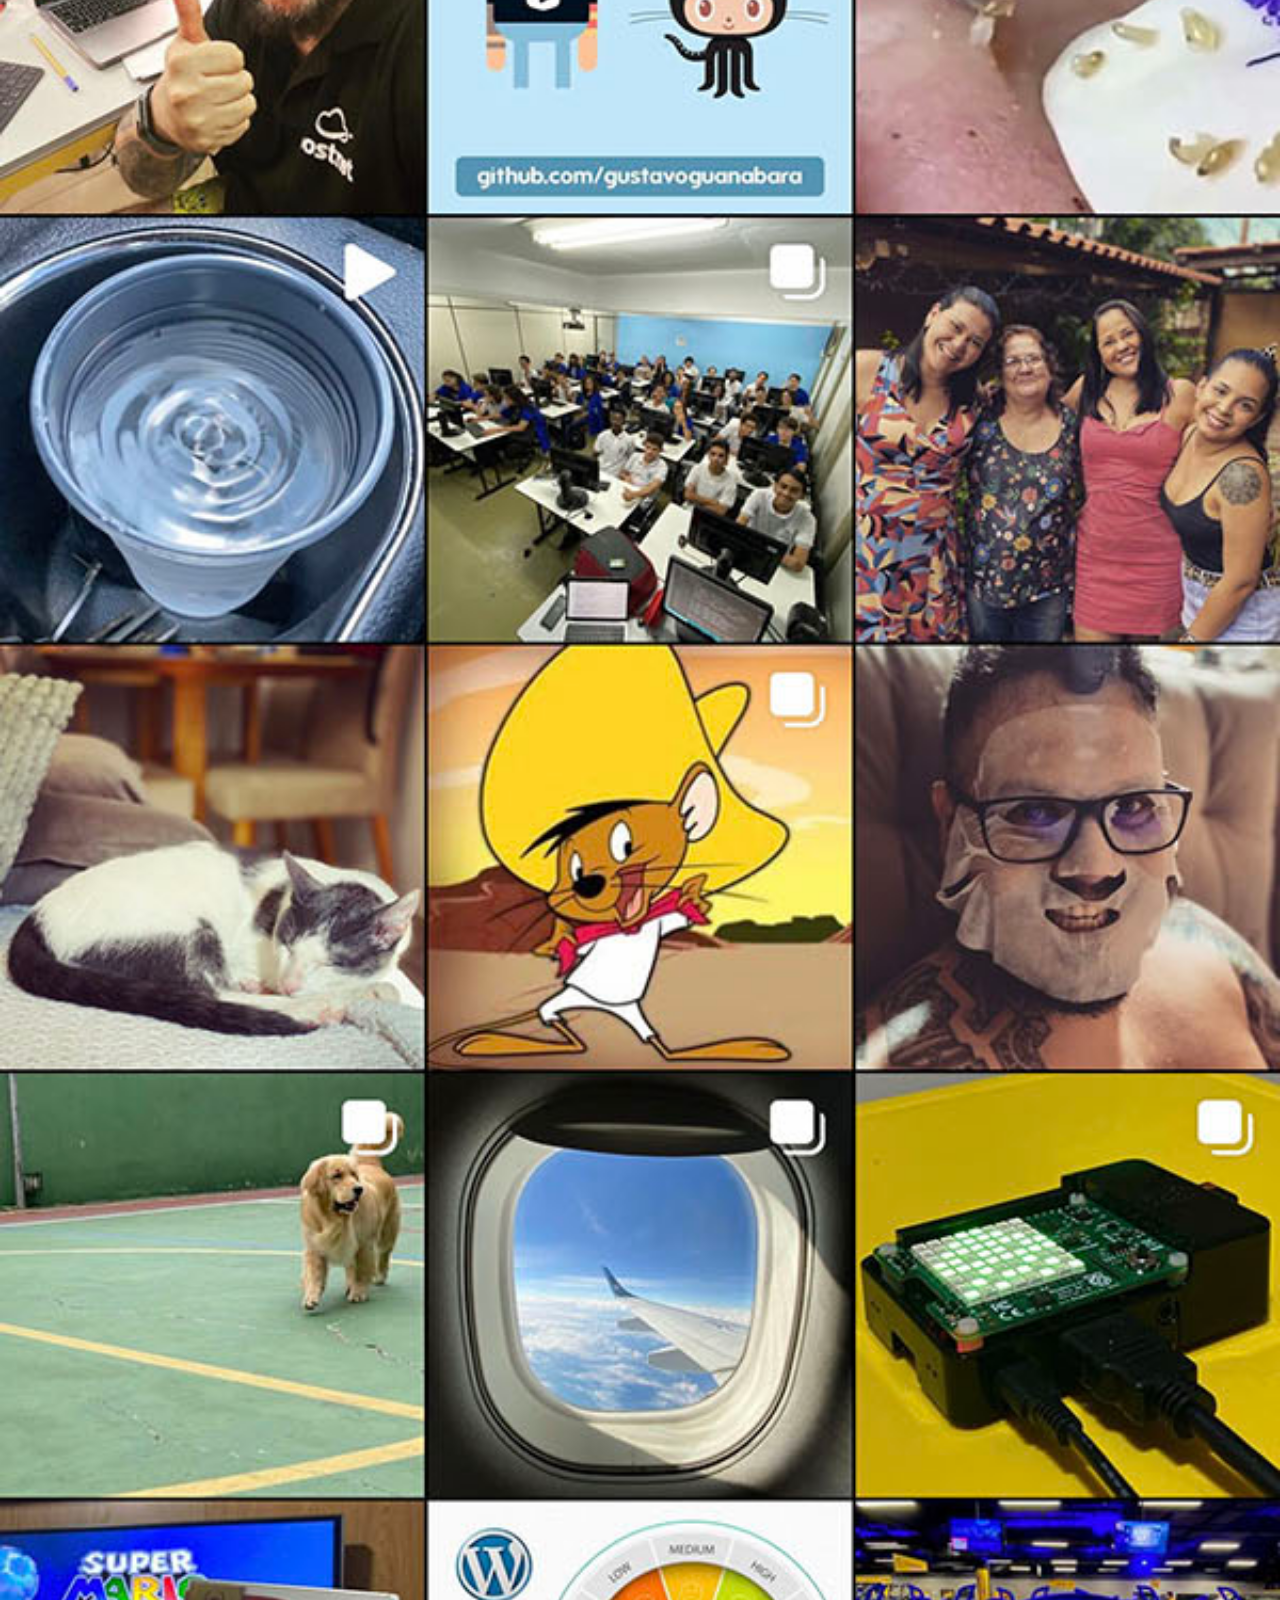
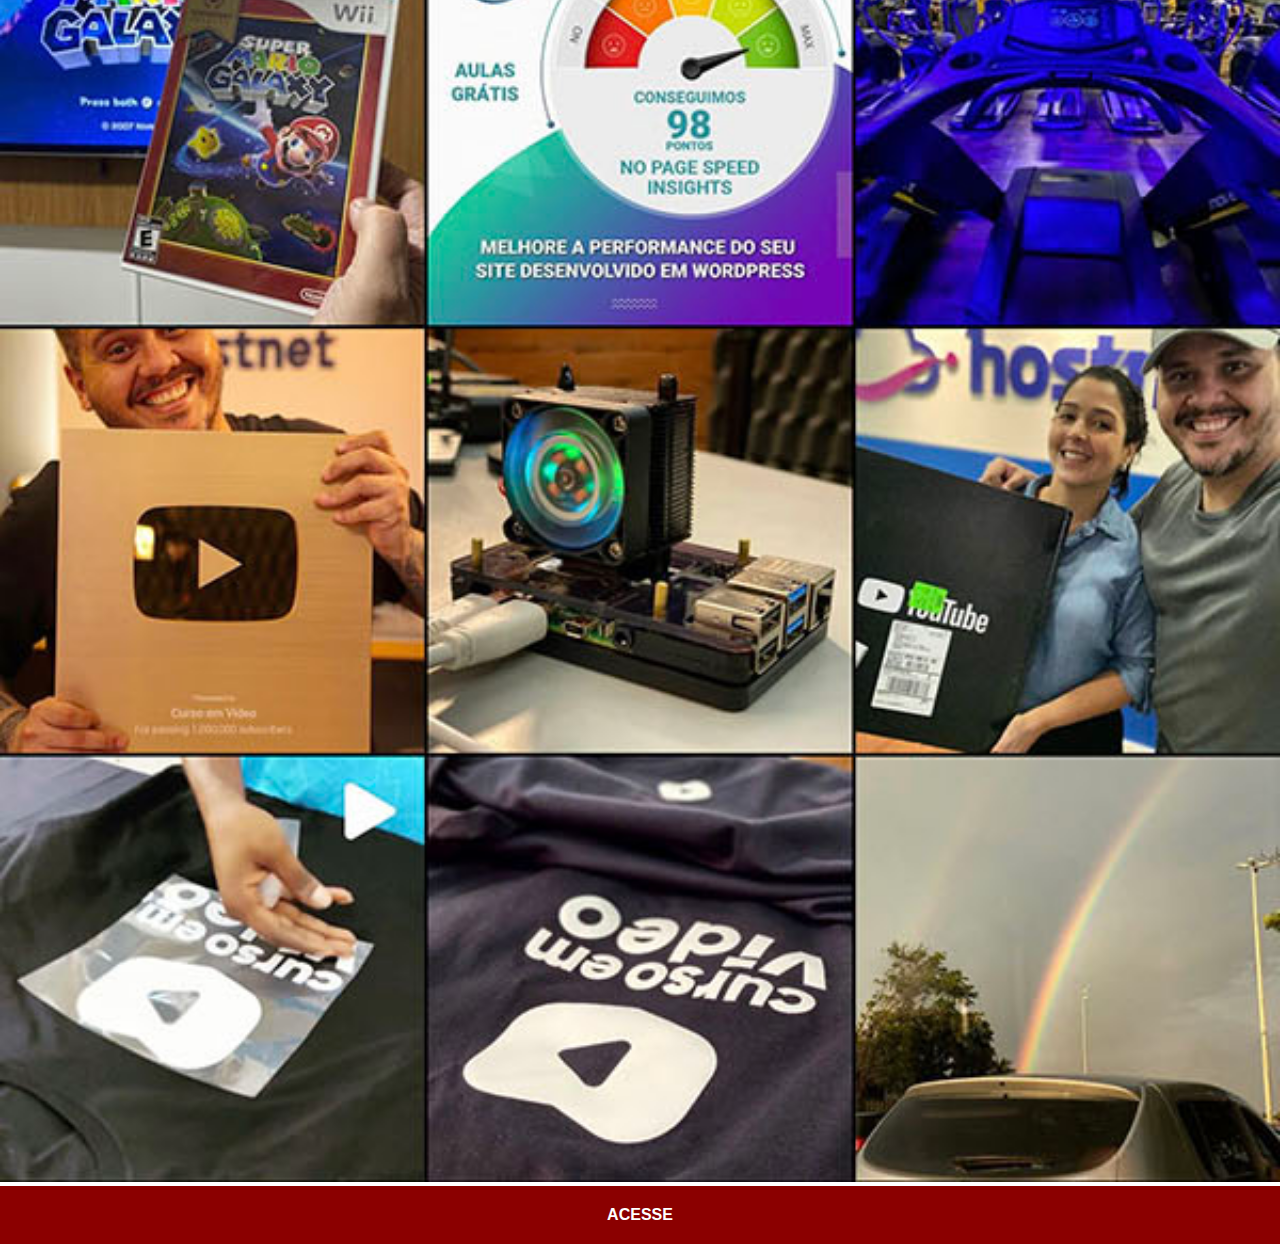
<file: instagram.html>
<!DOCTYPE html>
<html lang="pt-br">
<head>
    <meta charset="UTF-8">
    <meta name="viewport" content="width=device-width, initial-scale=1.0">
    <title>Instagram</title>
    <link rel="stylesheet" href="estilos/social.css">
</head>
<body>
    <img src="imagens/tela-instagram.jpg" alt="Instagram">
    <a href="#">ACESSE</a>
</body>
</html>
</file>
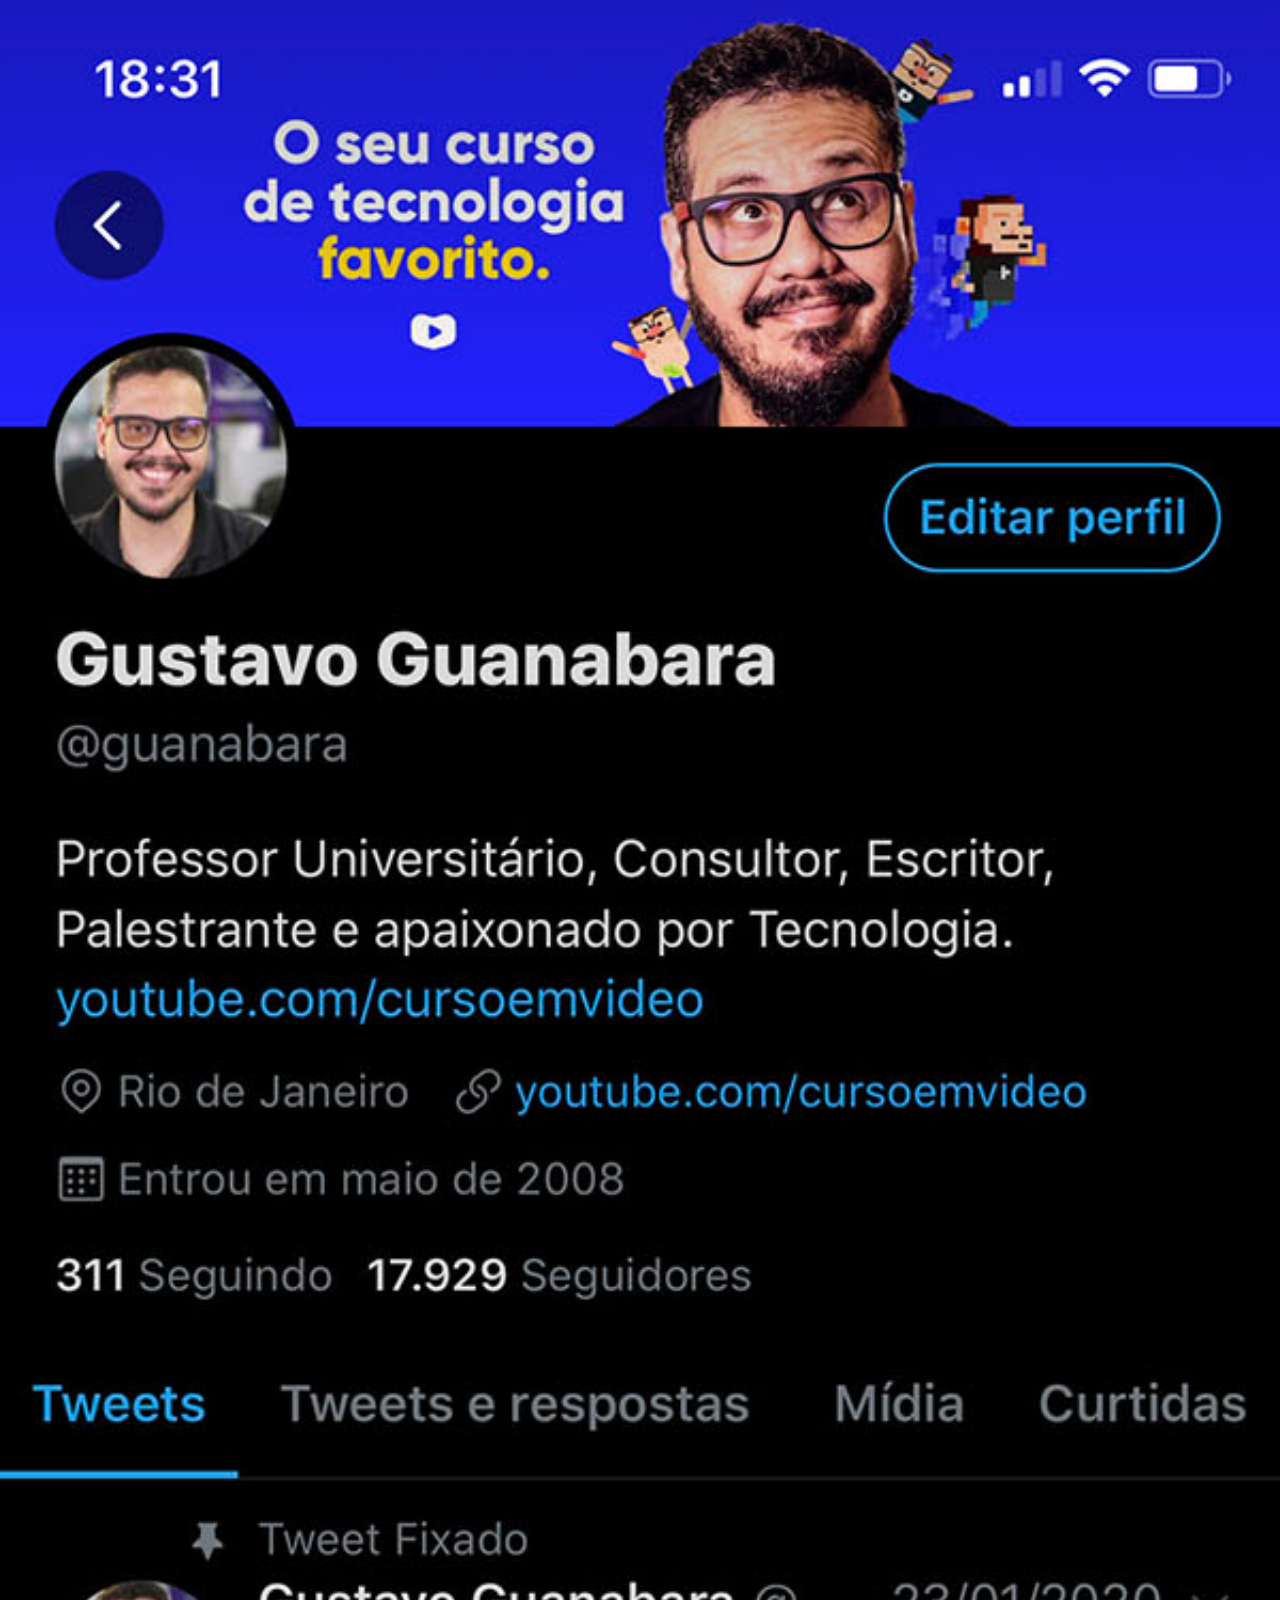
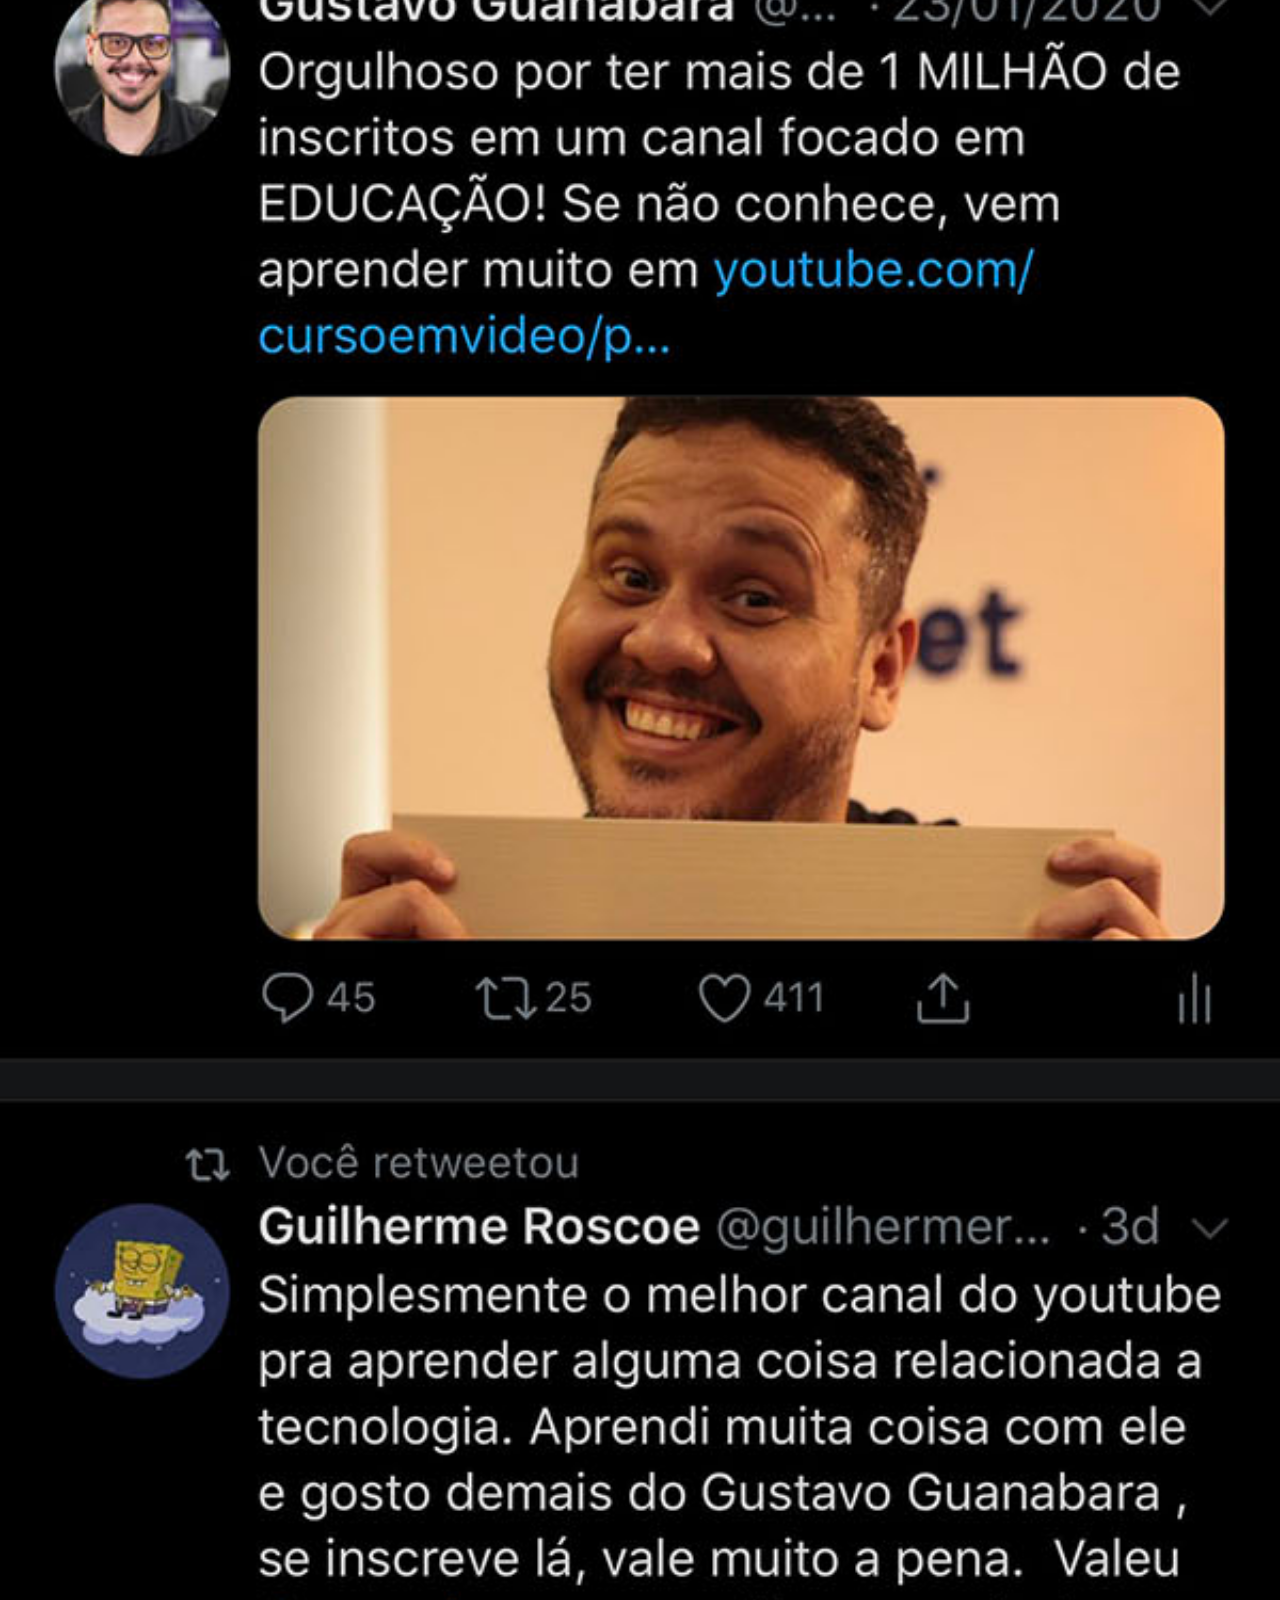
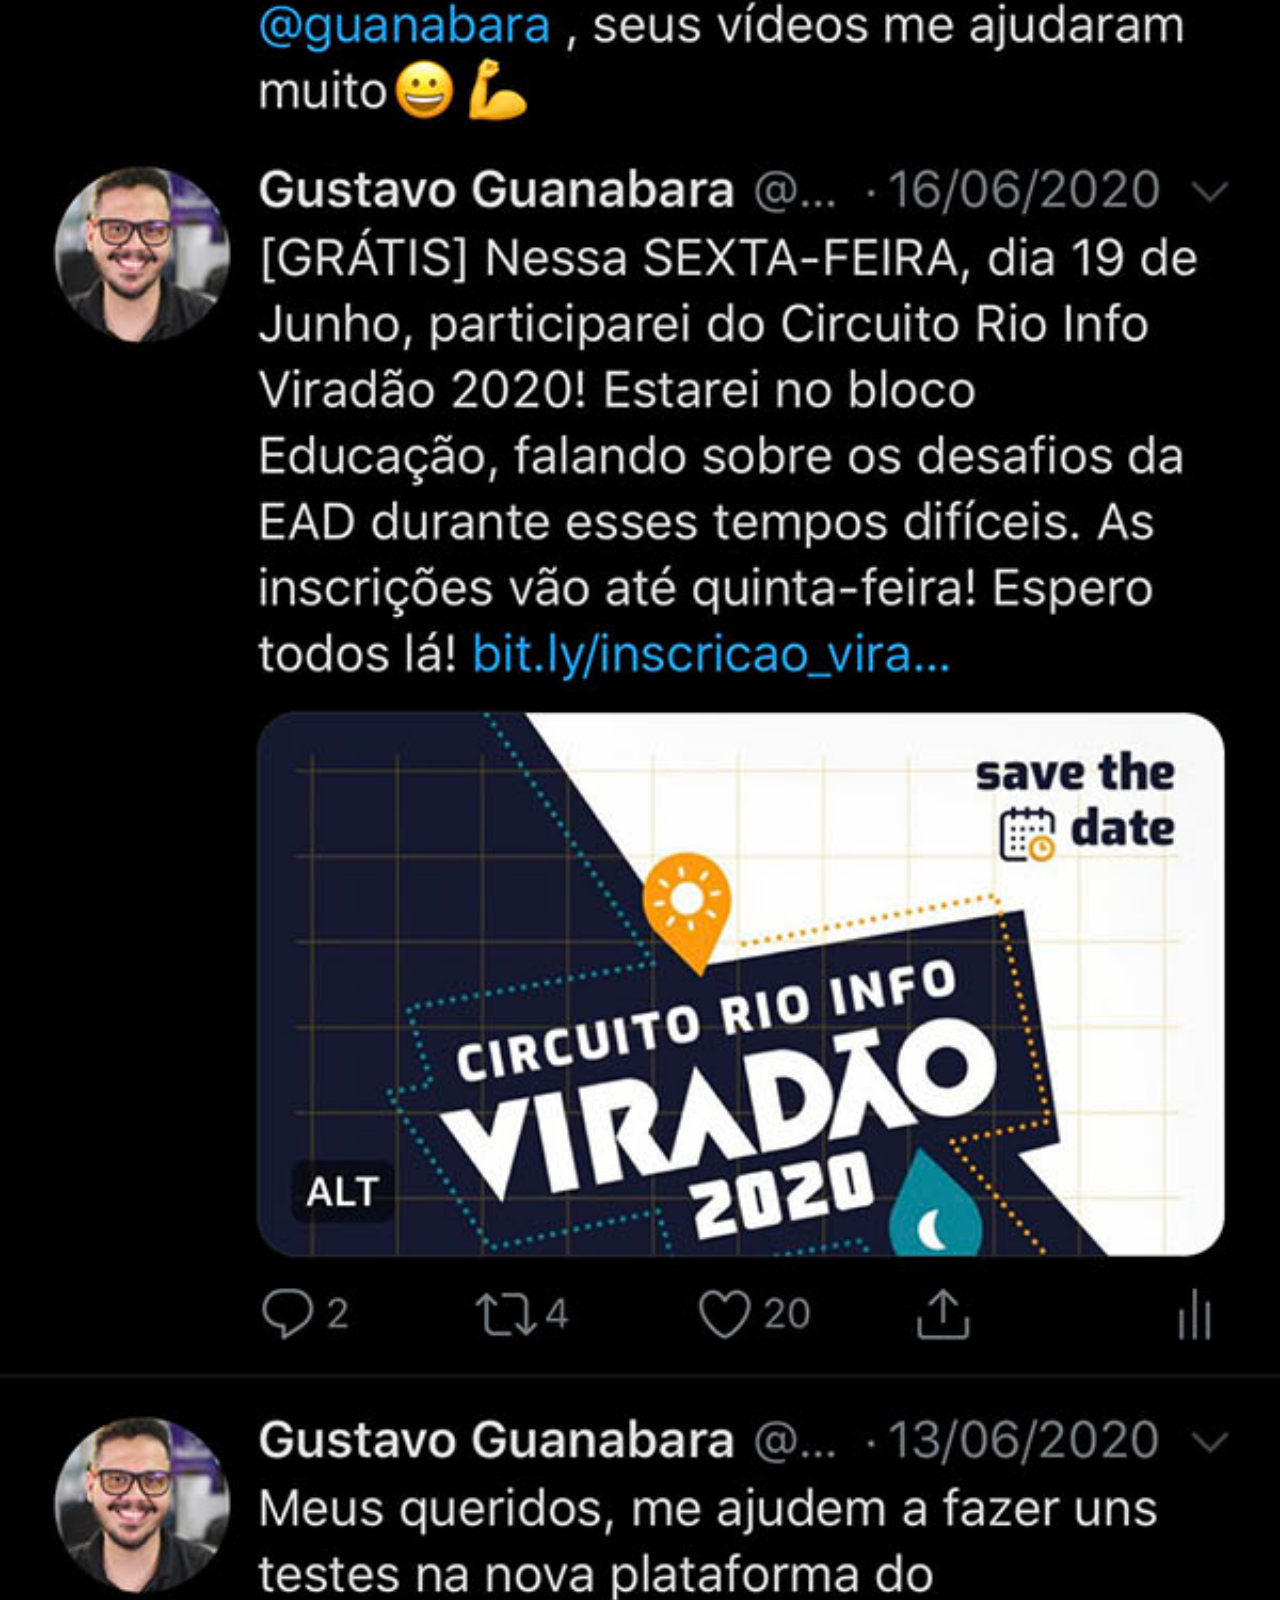
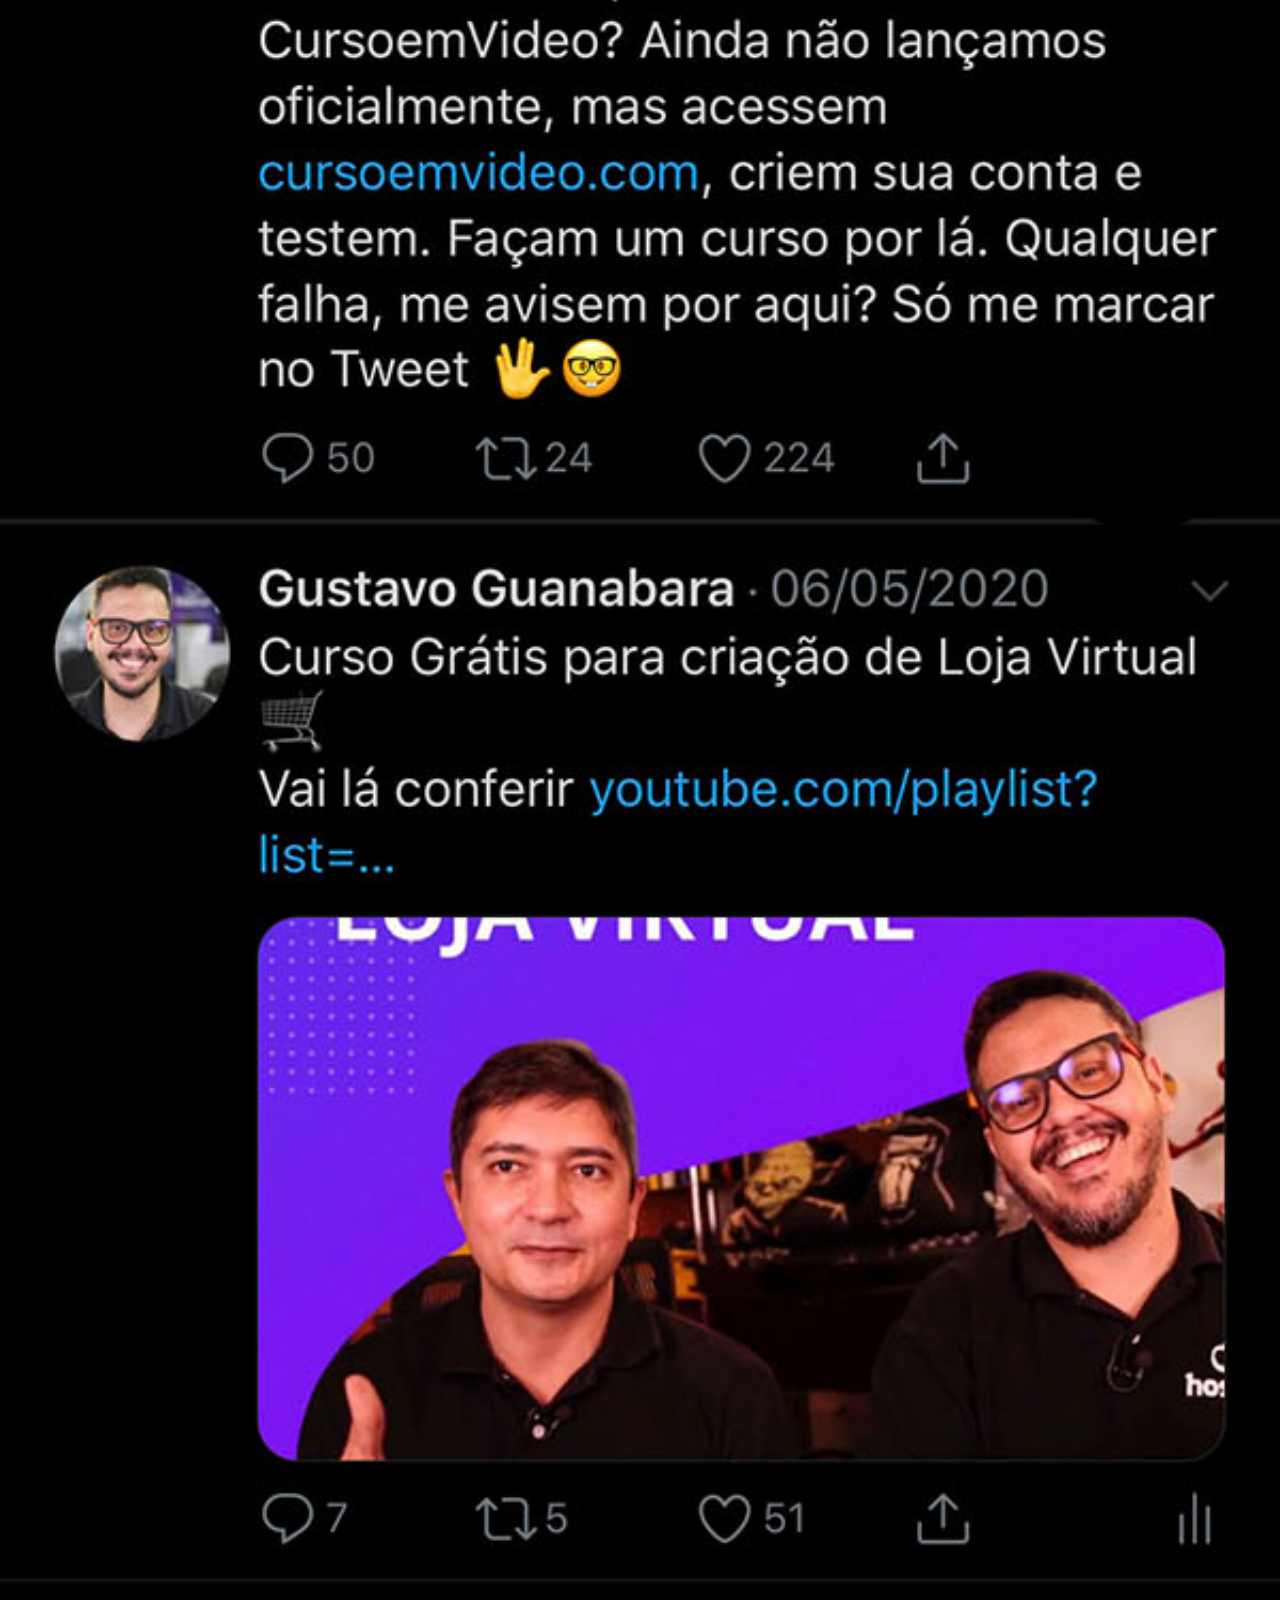
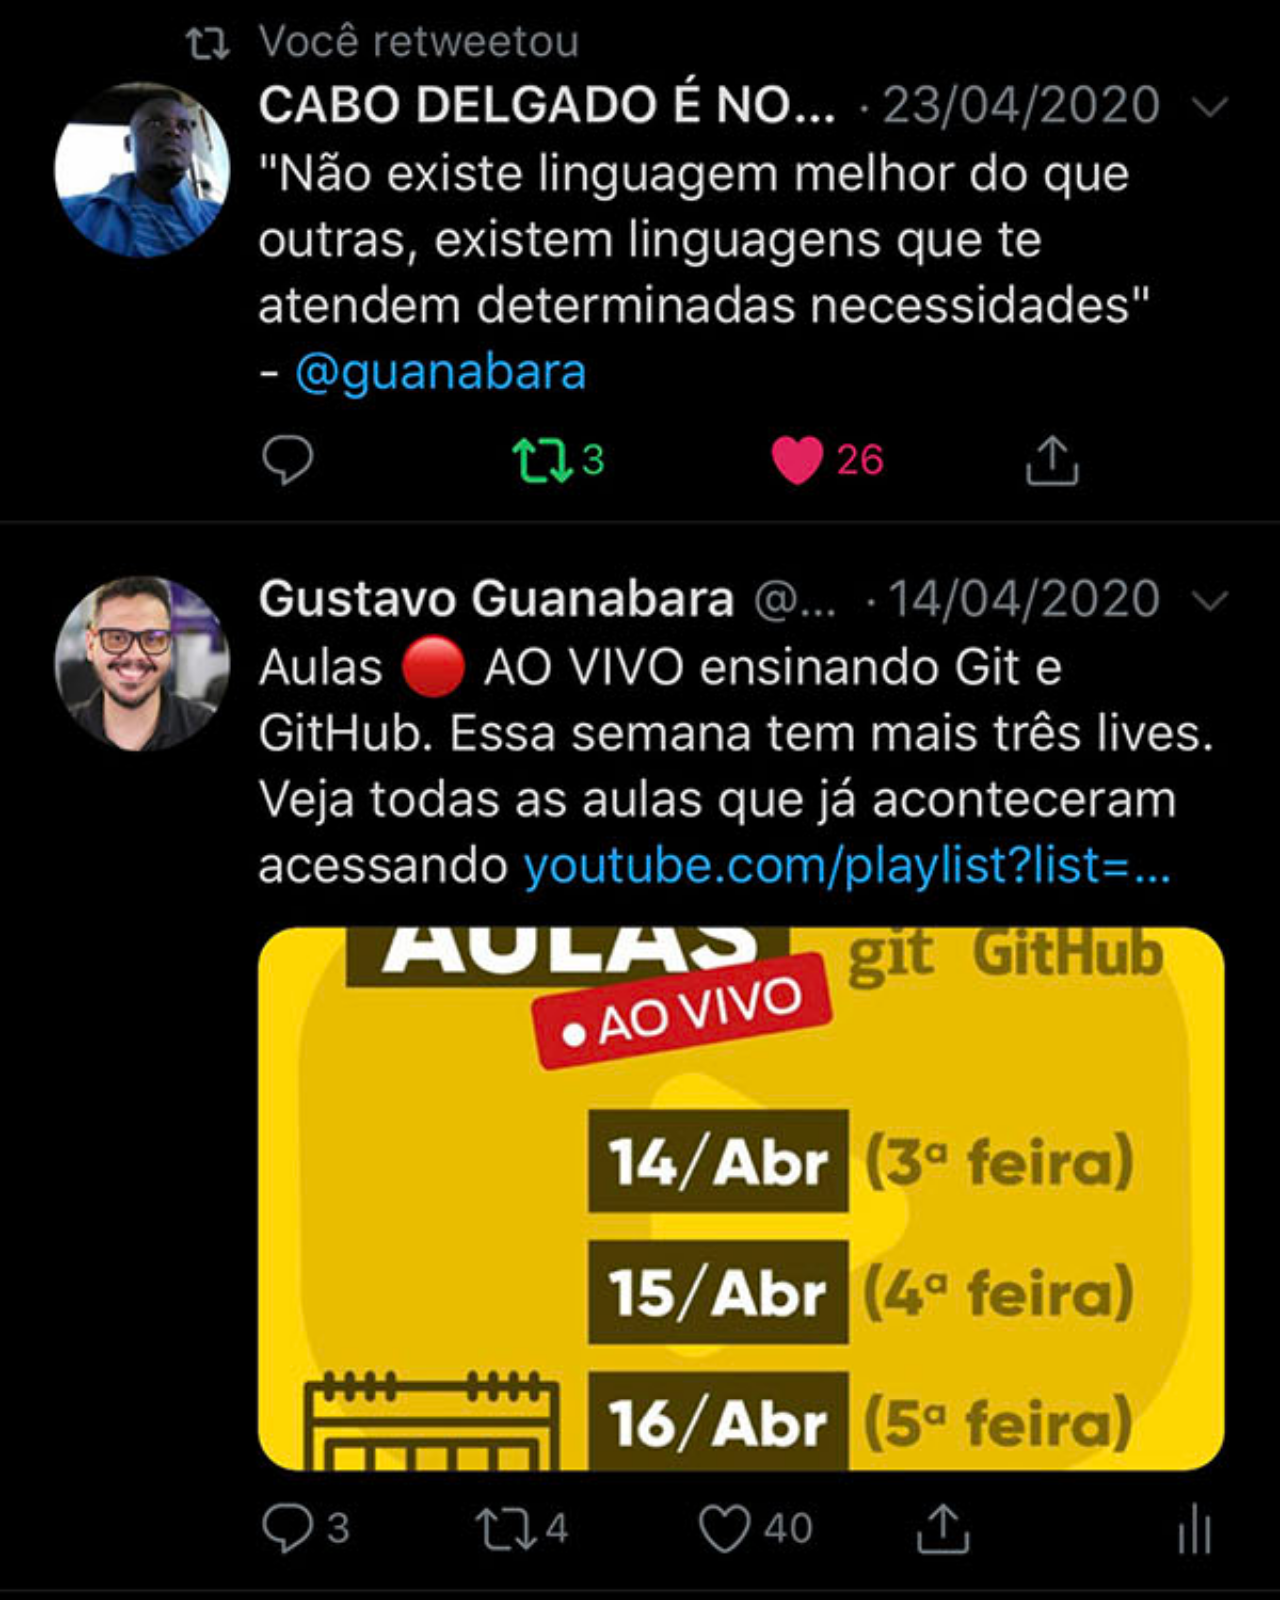
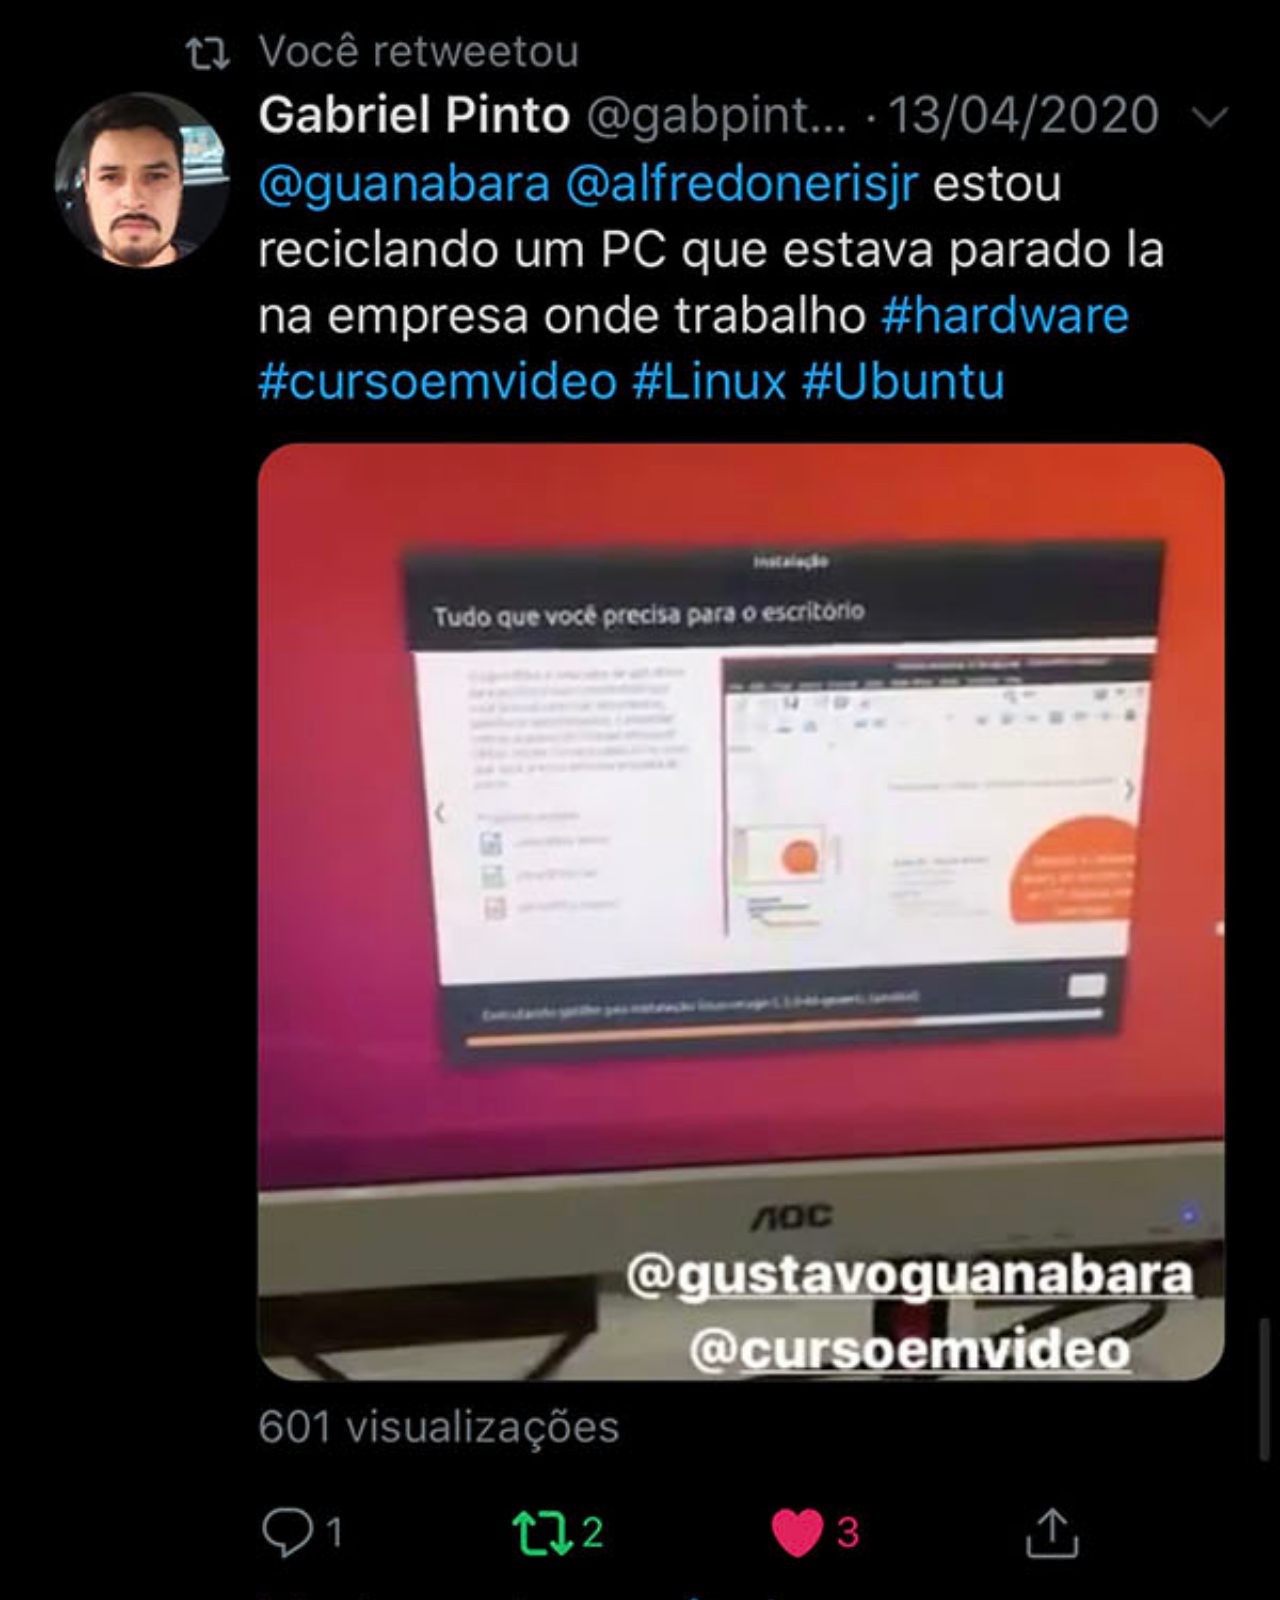
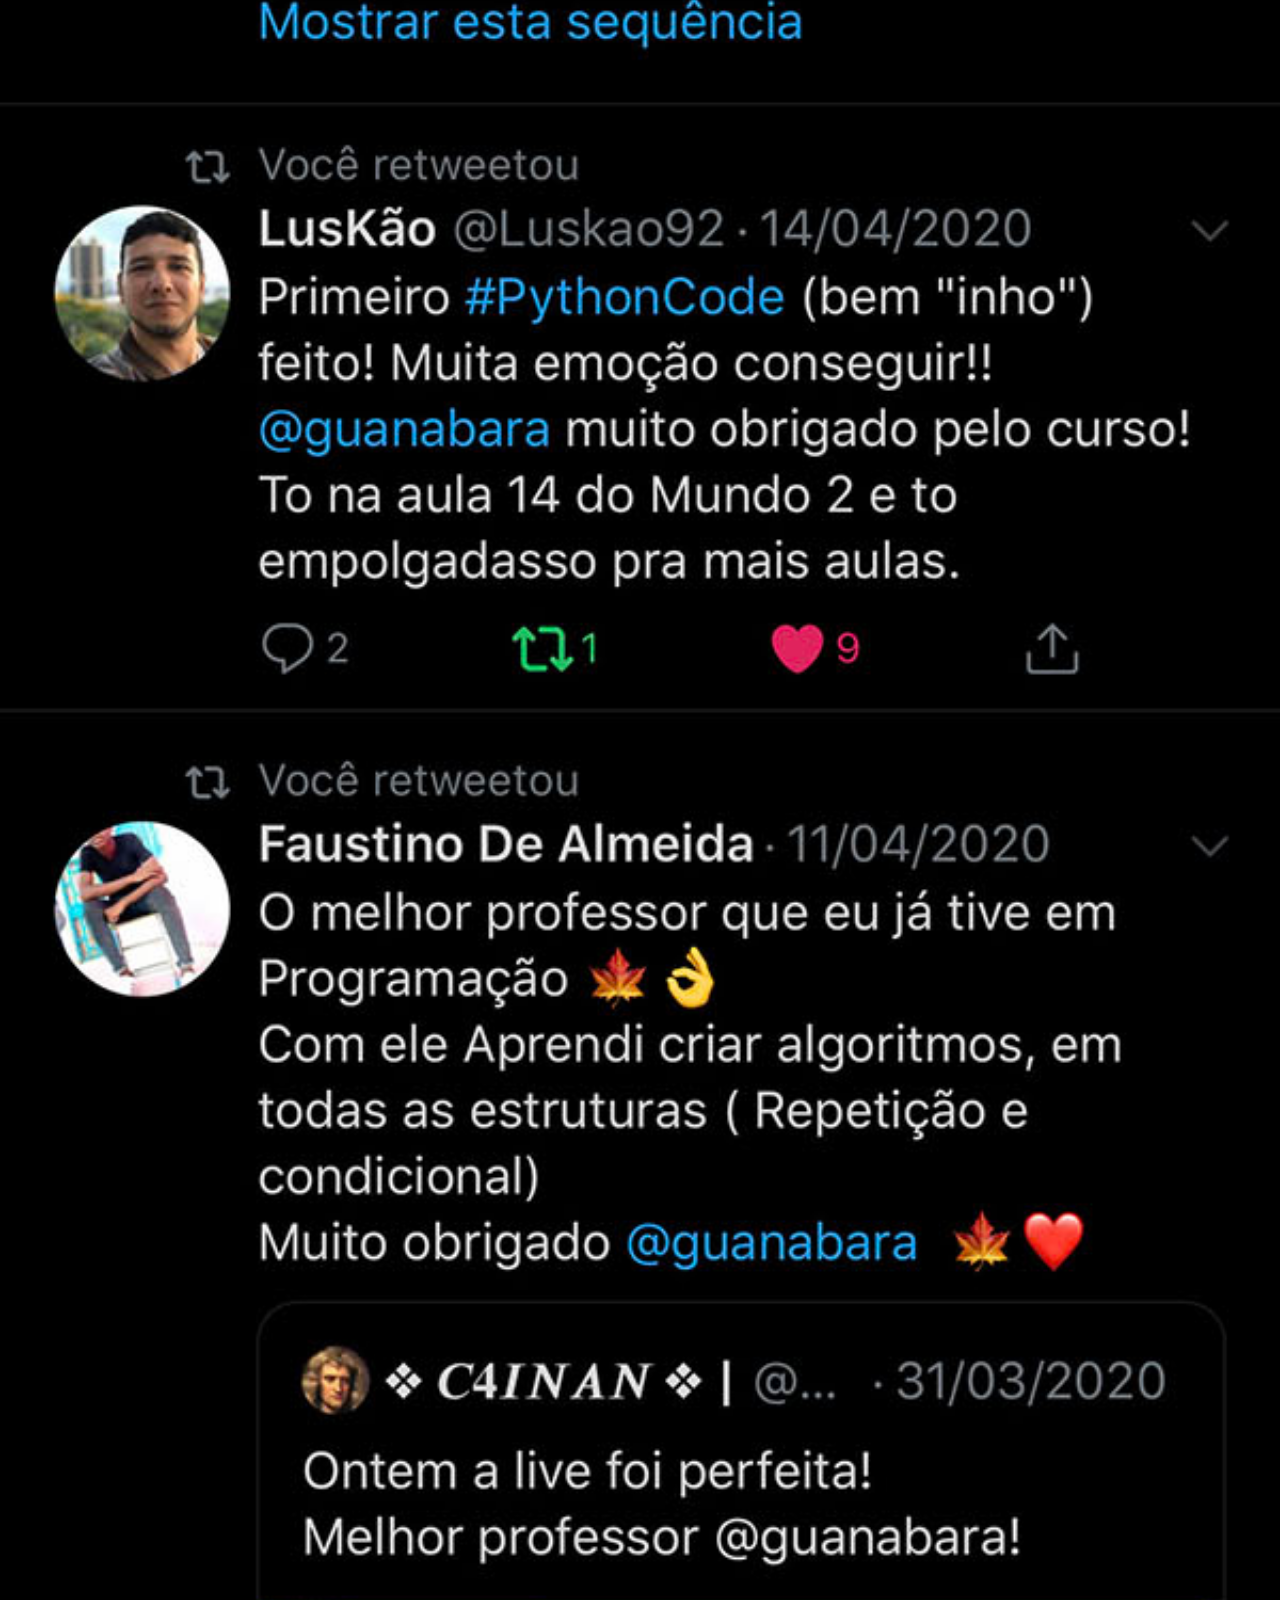
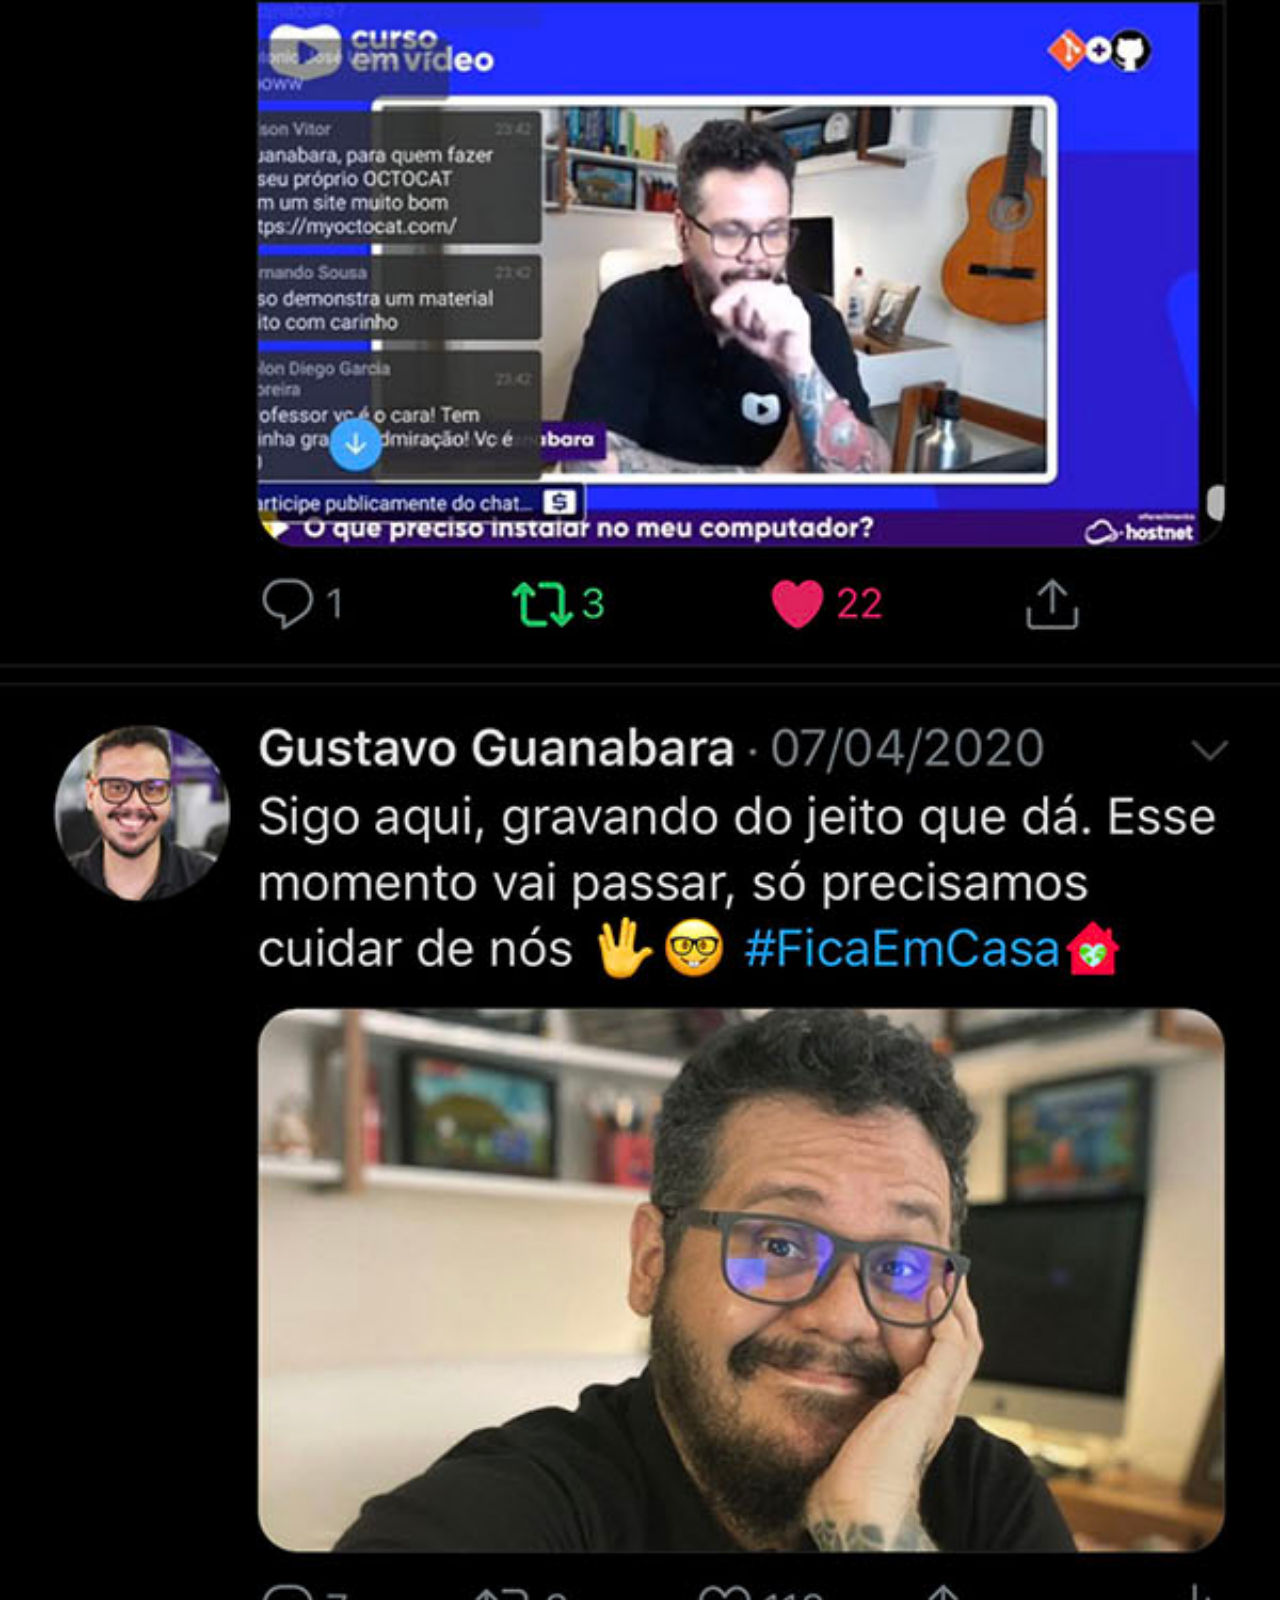
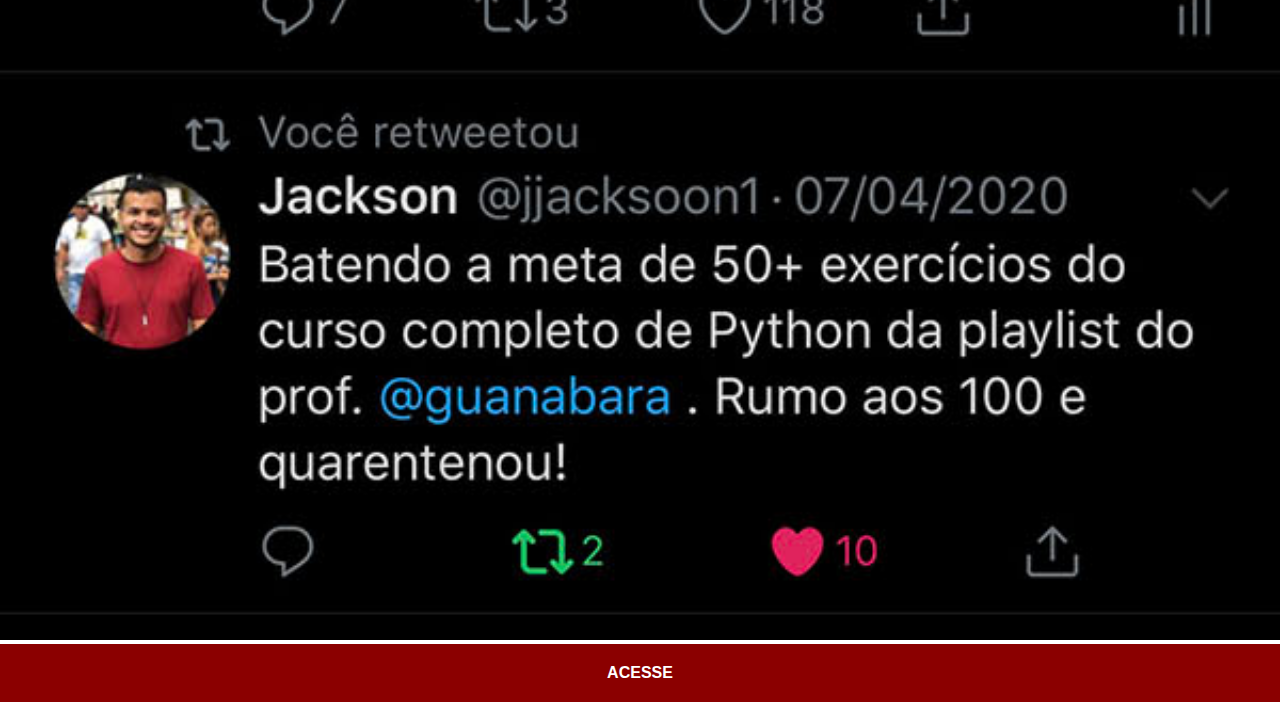
<file: twitter.html>
<!DOCTYPE html>
<html lang="pt-br">
<head>
    <meta charset="UTF-8">
    <meta name="viewport" content="width=device-width, initial-scale=1.0">
    <title>Twitter</title>
    <link rel="stylesheet" href="estilos/social.css">
</head>
<body>
    <img src="imagens/tela-twitter.jpg" alt="Twitter">
    <a href="#" target="_blank">ACESSE</a>
</body>
</html>
</file>
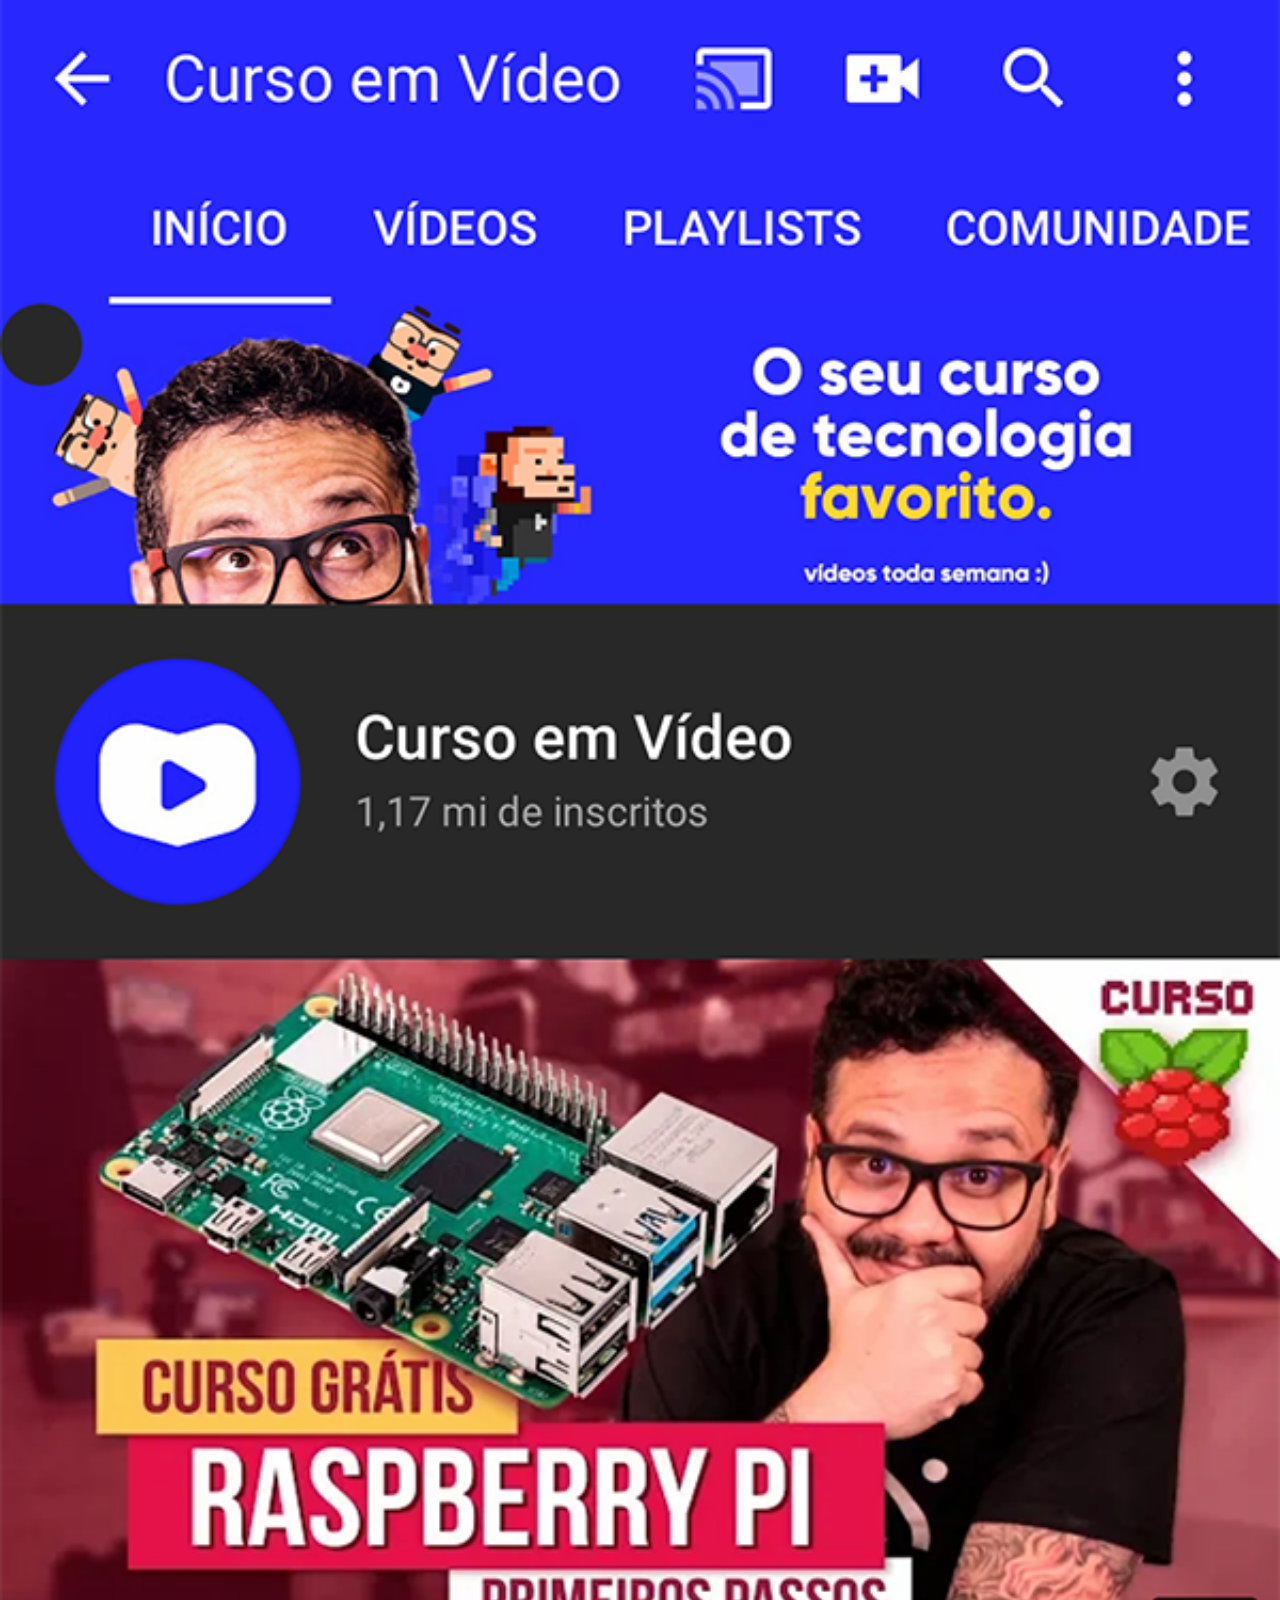
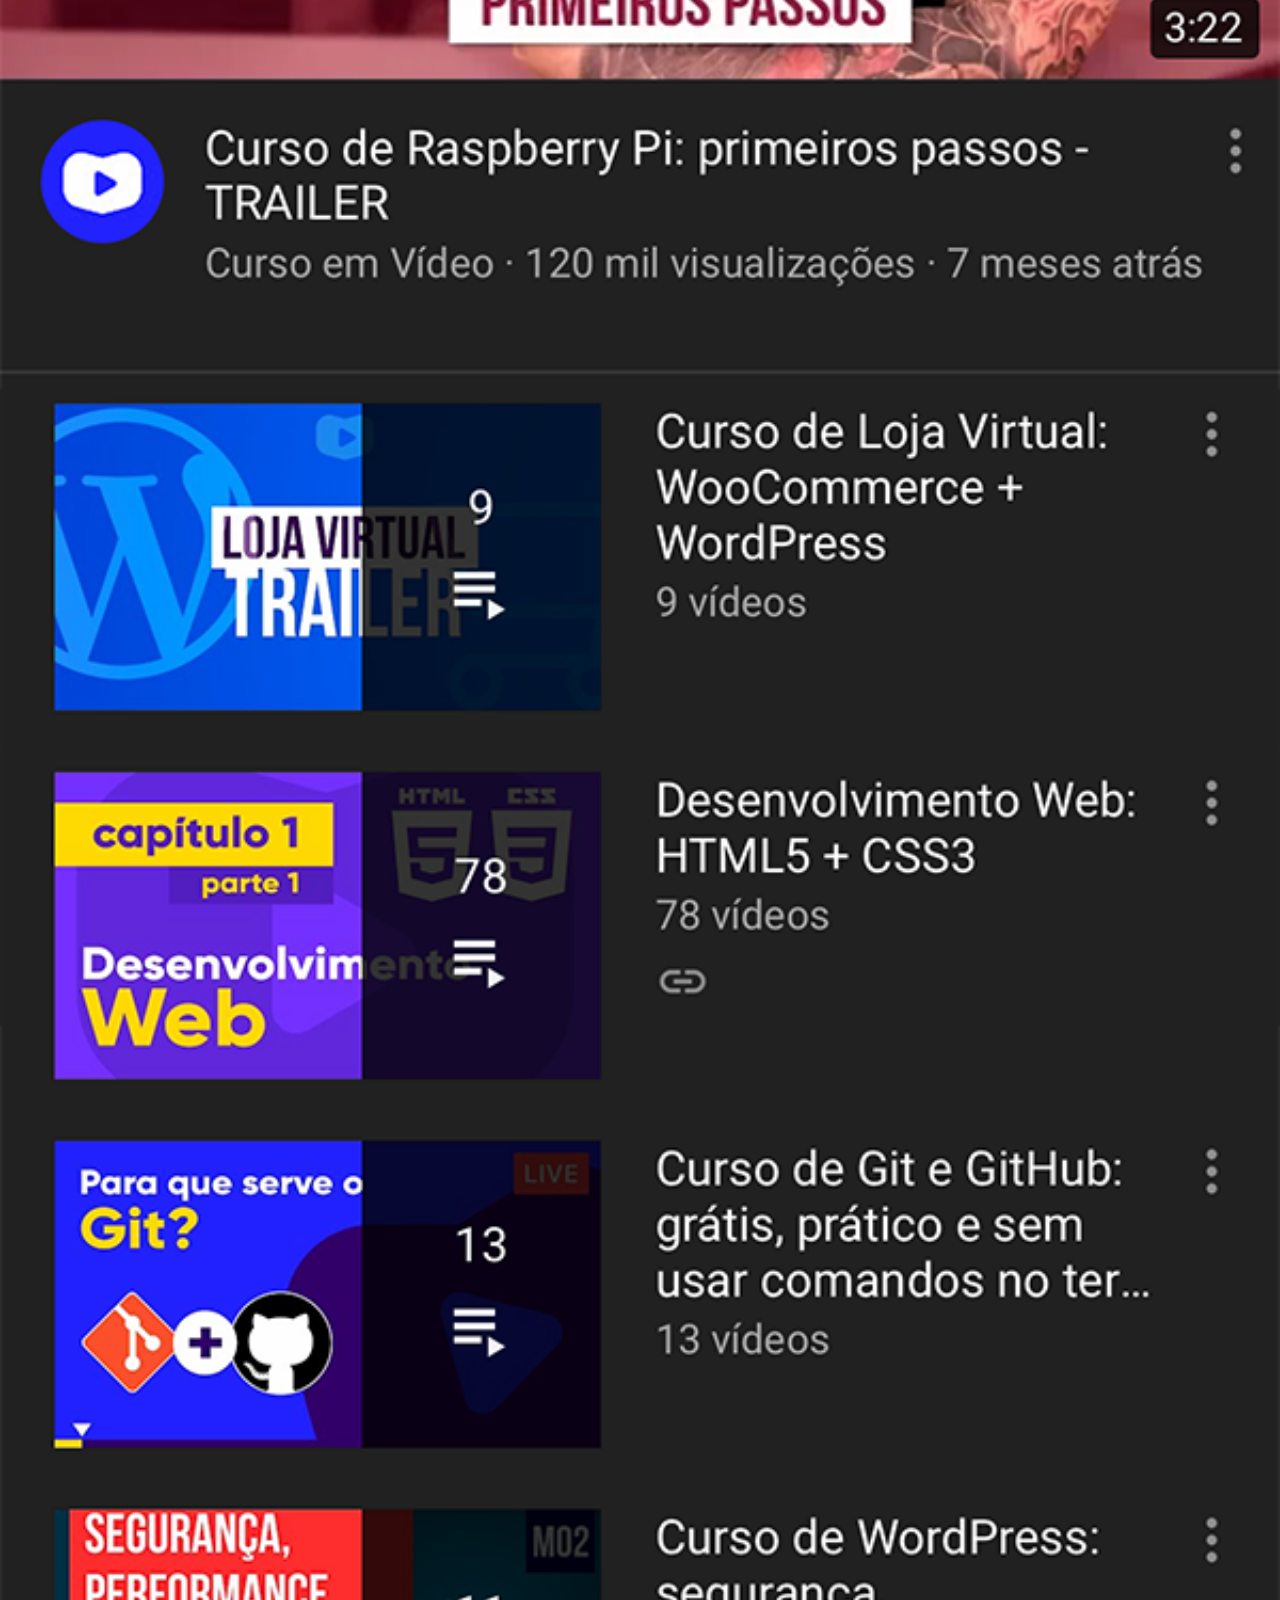
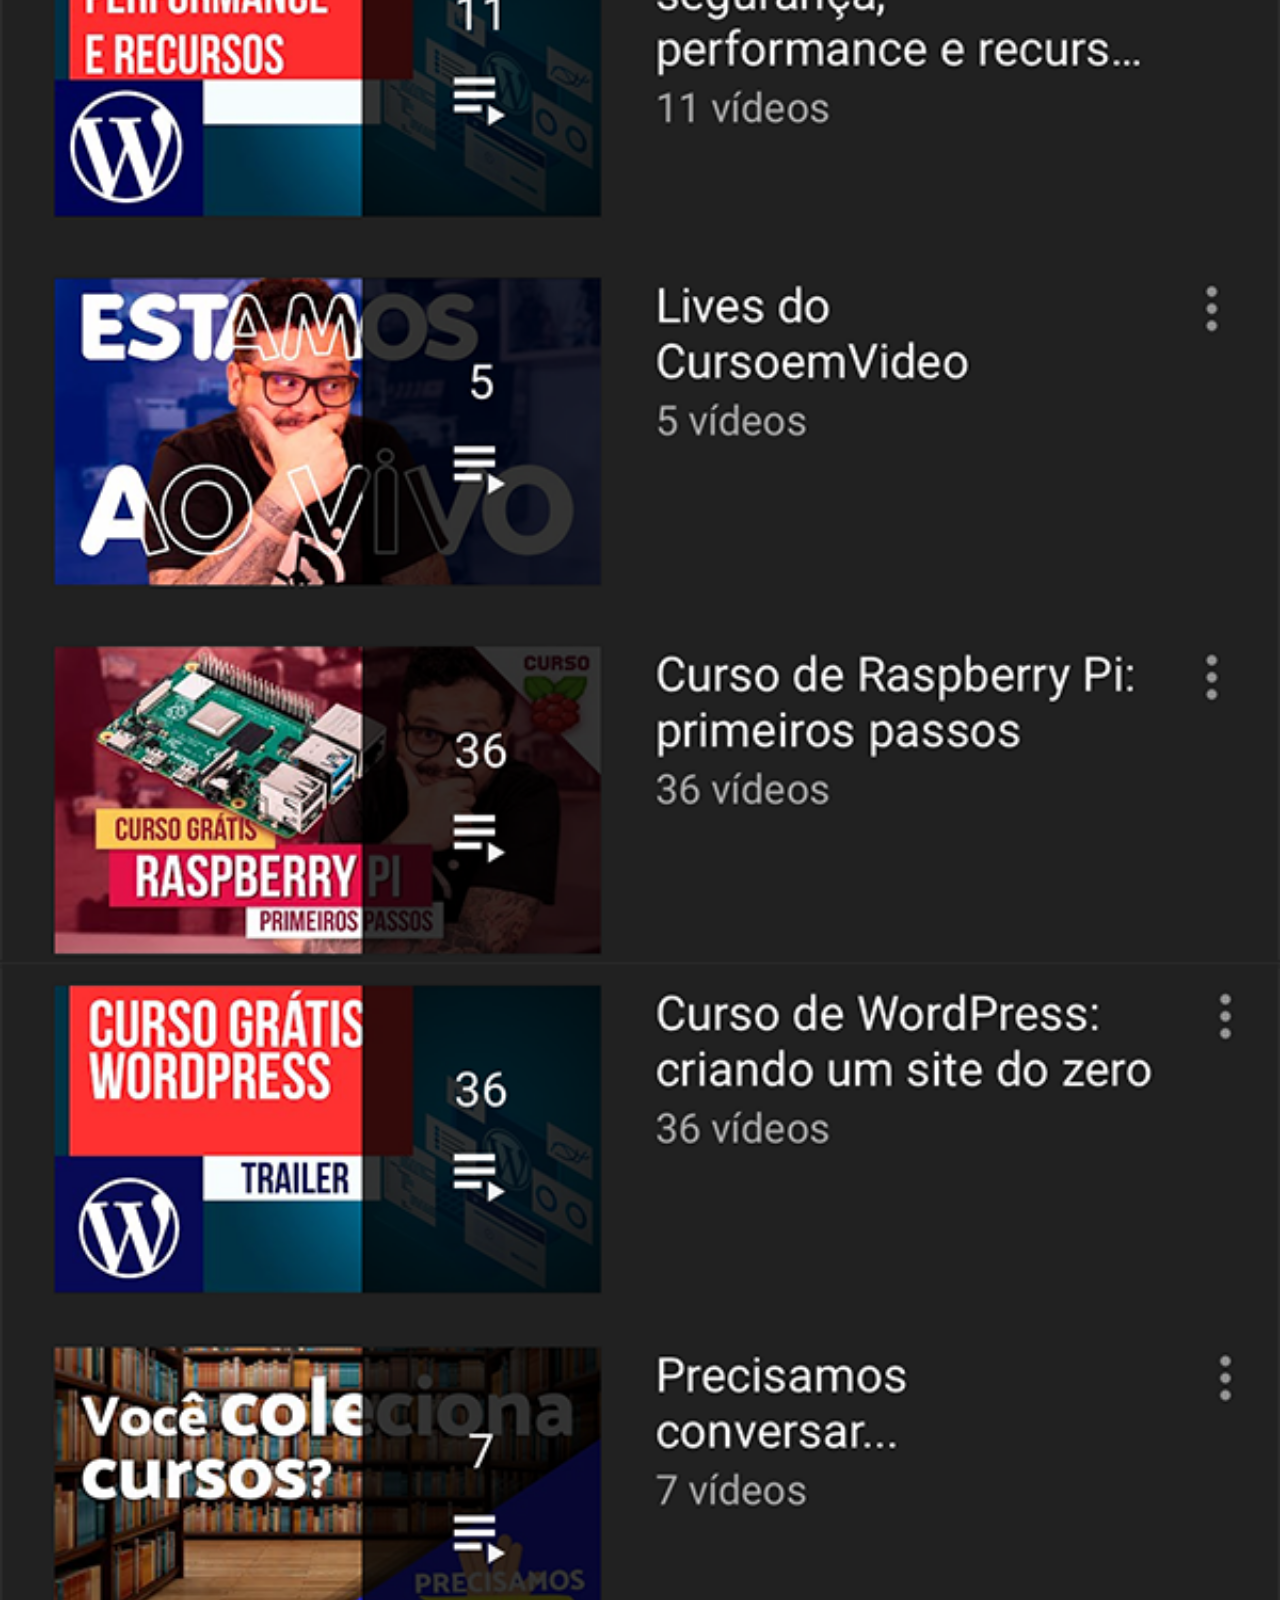
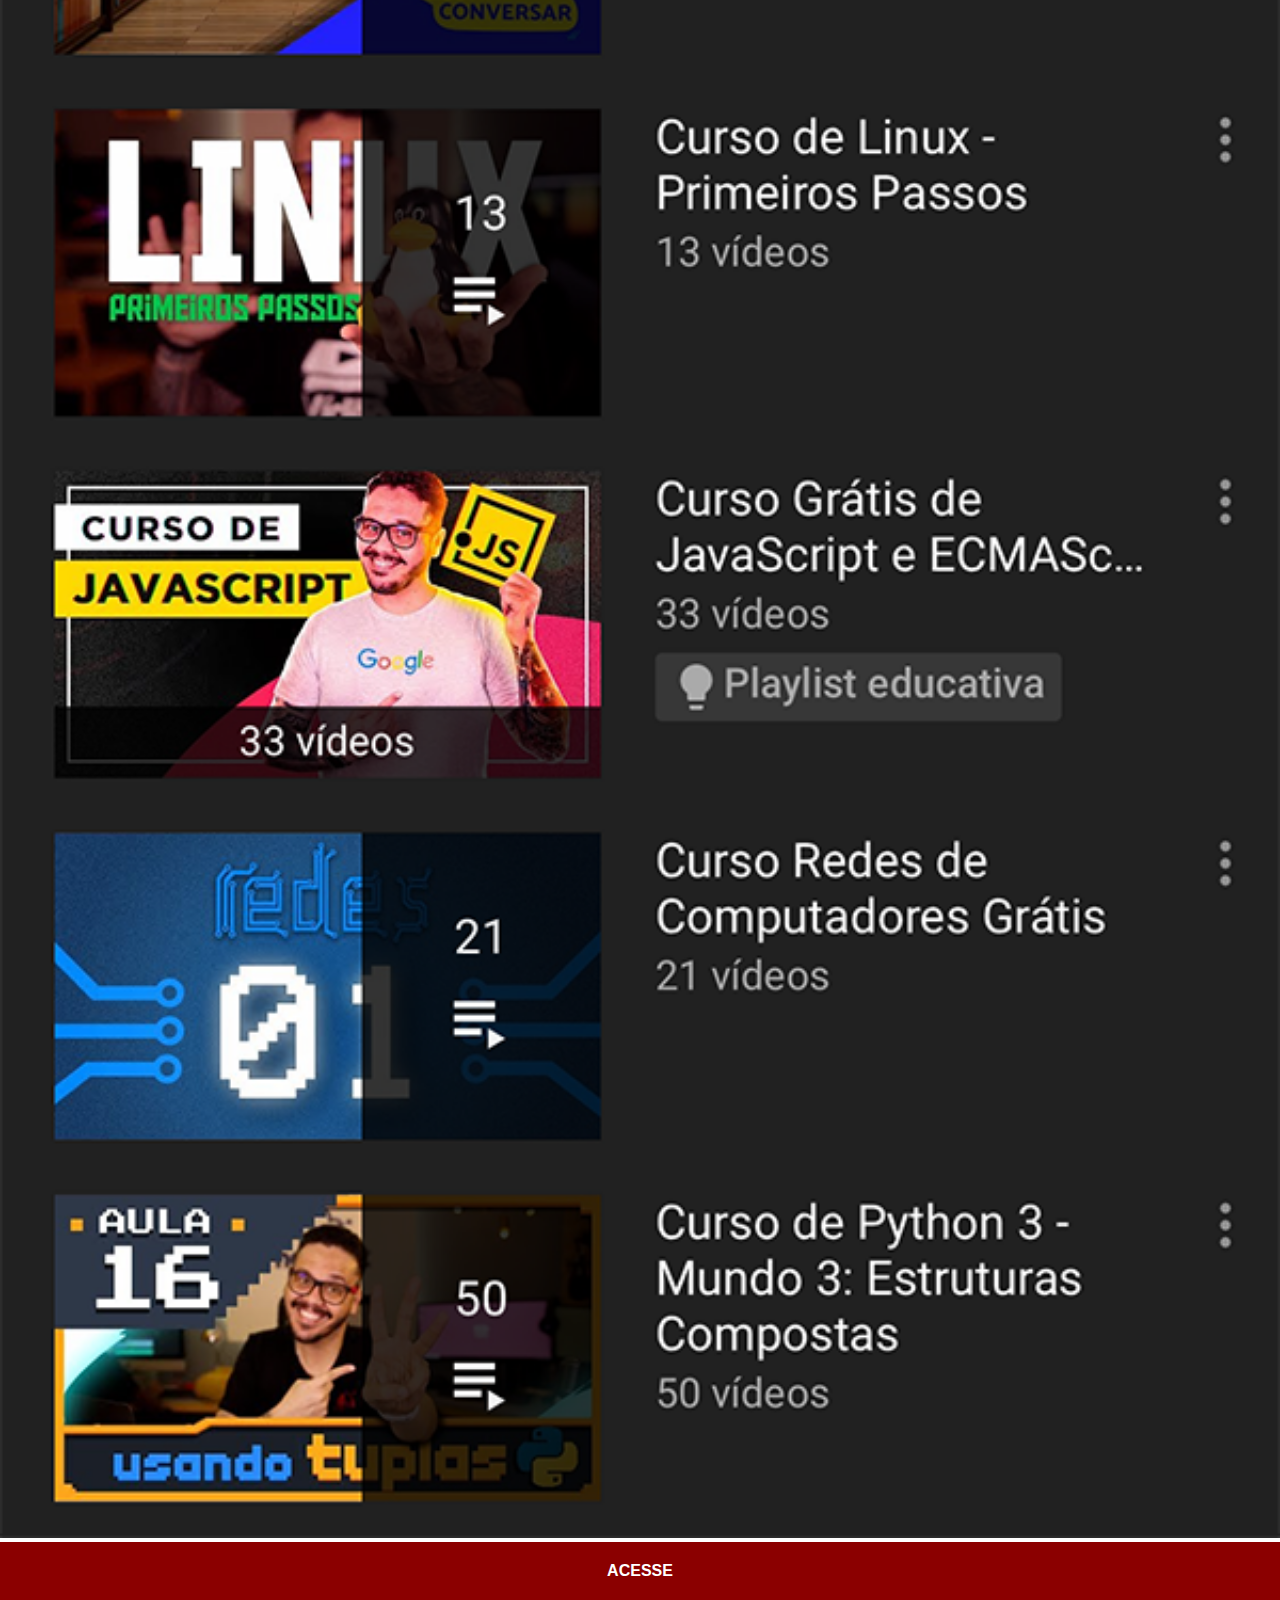
<file: youtube.html>
<!DOCTYPE html>
<html lang="pt-br">
<head>
    <meta charset="UTF-8">
    <meta name="viewport" content="width=device-width, initial-scale=1.0">
    <title>Youtube</title>
    <link rel="stylesheet" href="estilos/social.css">
</head>
<body>
    <img src="imagens/tela-youtube.png" alt="Youtube">
    <a href="https://www.youtube.com/c/CursoemVídeo/playlists" target="_blank">ACESSE</a>
</body>
</html>
</file>
<file: estilos/style.css>
@charset "UTF-8";

* {
    margin: 0px;
    padding: 0px;
    font-family: Arial, Helvetica, sans-serif;
}

html, body {
    height: 100vh;
    width: 100vw;
    background-color: black;
}

body {
    background: url('../imagens/espaco-degrade.jpg') no-repeat top center;
    background-size: cover;
    background-attachment: fixed;
}

main {
    position: relative;
    height: 100vh;
}

section#telefone {
    position: absolute;
    top: 50%;
    left: 50%;
    transform: translate(-50%, -50%);

    height: 627px;
    width: 311px;
    
    background: url('../imagens/frame-iphone.png') no-repeat;
}

iframe#tela {
    position: relative;
    top: 80px;
    left: 22px;
    width: 267px;
    height: 471px;
}

section#redes-sociais {
    text-align: center;
    padding: 50px;
}

section#redes-sociais img {
    width: 50px;
    margin: 10px;
    border-radius: 50%;
    box-shadow: 2px 2px 5px rgba(0, 0, 0, 0.485);
    transition-duration: .5s;
    opacity: 80%;
    box-sizing: border-box;
}

section#redes-sociais img:hover {
    opacity: 100%;
    border: 2px solid rgba(255, 255, 255, 0.711);
    transform: scale(1.2) translate(7px, 7px);
    box-shadow: 5px 5px 10px rgba(0, 0, 0, 0.6);
    transition: transform 1s;
}
</file>
<file: estilos/social.css>
@charset "UTF-8";

*{
    margin: 0px;
    padding: 0px;
    font-family: Arial, Helvetica, sans-serif;
}

::-webkit-scrollbar {
    width: 0px;
    height: 0px;
}

img {
    width: 100vw;
}

a {
    display: block;
    background-color: darkred;
    padding: 20px;
    text-align: center;
    font-weight: bolder;
    text-decoration: none;
    color: white;
}

a:hover {
    background-color: red;
}
</file>
